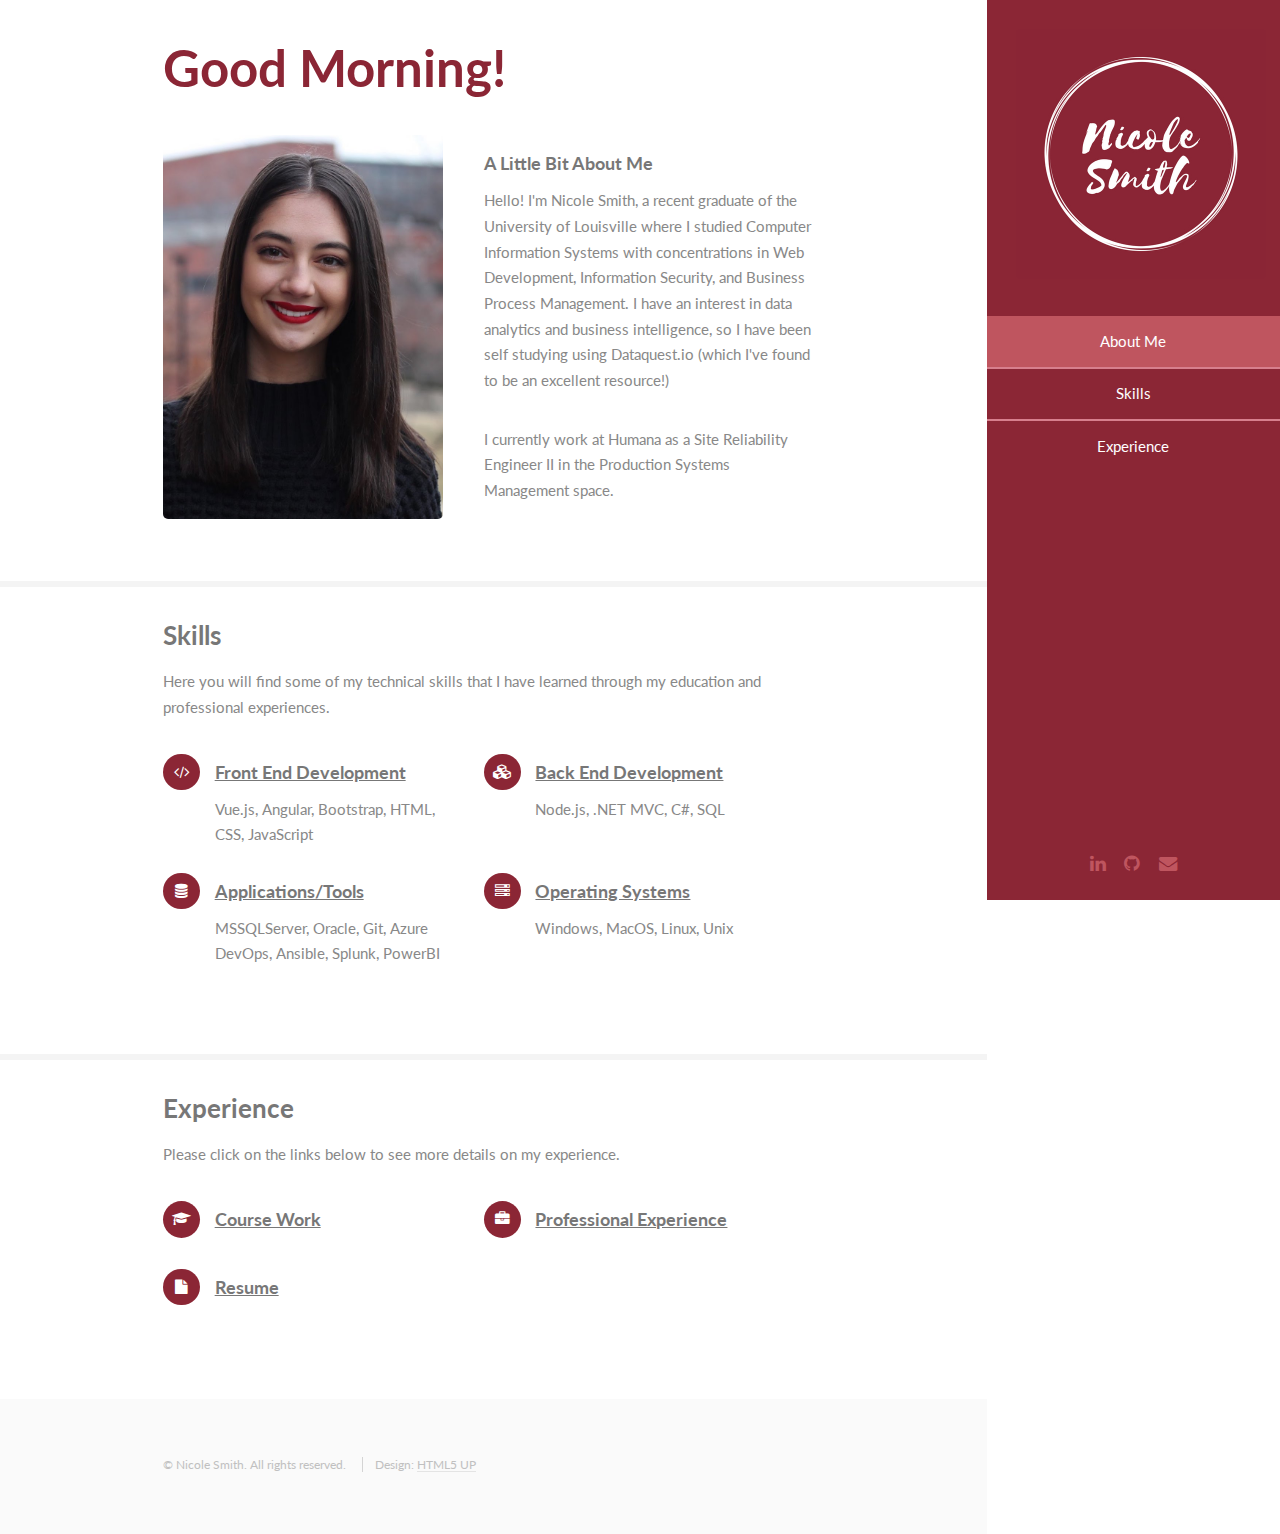
<file: index.html>
<!DOCTYPE html>
<html>
  <head>
    <title>Nicole Smith</title>
    <meta charset="utf-8" />
    <meta
      name="viewport"
      content="width=device-width, initial-scale=1, user-scalable=no"
    />
    <link rel="stylesheet" href="assets/css/main.css" />
    <link rel="icon" type="image/png" sizes="32x32" href="images/favicon.ico" />
  </head>

  <body class="is-preload">
    <!-- Header -->
    <section id="header">
      <header>
        <a href="index.html" class="image">
          <img class="image logo" src="images/NRSLogo.jpg" alt=""
        /></a>
      </header>
      <nav id="nav">
        <ul>
          <li><a href="#one" class="active">About Me</a></li>
          <li><a href="#two">Skills</a></li>
          <li><a href="#three">Experience</a></li>
        </ul>
      </nav>
      <footer>
        <ul class="icons">
          <li>
            <a
              href="https://www.linkedin.com/in/nicoleroyasmith/"
              target="_blank"
              class="icon fa-linkedin"
              ><span class="label">LinkedIn</span></a
            >
          </li>
          <li>
            <a
              href="https://github.com/nsmith677"
              target="_blank"
              class="icon fa-github"
              ><span class="label">Github</span></a
            >
          </li>
          <li>
            <a href="mailto:nicoleroyasmith@gmail.com" class="icon fa-envelope"
              ><span class="label">Email</span></a
            >
          </li>
        </ul>
      </footer>
    </section>

    <!-- Wrapper -->
    <div id="wrapper">
      <!-- Main -->
      <div id="main">
        <!-- One -->
        <section id="one">
          <div class="container">
            <header class="major">
              <h2 id="main-heading"></h2>
            </header>
            <div class="features">
              <article>
                <a href="#" class="image"
                  ><img src="images/headshot.JPG" alt=""
                /></a>
                <div class="inner">
                  <h4>A Little Bit About Me</h4>
                  <p>
                    Hello! I'm Nicole Smith, a recent graduate of the University
                    of Louisville where I studied Computer Information Systems
                    with concentrations in Web Development, Information
                    Security, and Business Process Management. I have an interest in data analytics and business intelligence, so I have been self studying using Dataquest.io (which I've found to be an excellent resource!)
                  </p>
                  <p>
                    I currently work at Humana as a Site Reliability Engineer II
                    in the Production Systems Management space.
                  </p>
                </div>
              </article>
            </div>
          </div>
        </section>

        <!-- Two -->
        <section id="two">
          <div class="container">
            <h3>Skills</h3>
            <p>
              Here you will find some of my technical skills that I have learned
              through my education and professional experiences.
            </p>
            <ul class="feature-icons">
              <li class="fa-code">
                <h4><u>Front End Development</u></h4>
                Vue.js, Angular, Bootstrap, HTML, CSS, JavaScript
              </li>
              <li class="fa-cubes">
                <h4><u>Back End Development</u></h4>
                Node.js, .NET MVC, C#, SQL
              </li>
              <li class="fa-database">
                <h4><u>Applications/Tools</u></h4>
                MSSQLServer, Oracle, Git, Azure DevOps, Ansible, Splunk, PowerBI
              </li>
              <li class="fa-server">
                <h4><u>Operating Systems</u></h4>
                Windows, MacOS, Linux, Unix
              </li>
            </ul>
          </div>
        </section>

        <!-- Three -->
        <section id="three">
          <div class="container">
			<h3>Experience</h3>
			<p> Please click on the links below to see more details on my experience.</p>
            <div class="features">
              <article>
                <div>
                  <ul class="feature-icons">
                    <li class="fa-graduation-cap">
                      <h4>
                        <a href="academics.html">
                          Course Work
                        </a>
                      </h4>
                    </li>
                    <li class="fa-briefcase">
                      <h4>
                        <a href="professional.html">
                          Professional Experience
                        </a>
                      </h4>
                    </li>
                    <li class="fa-file">
                      <h4>
						<a href="documents/NicoleRoyaSmith_Resume.pdf" target="_blank">
                          Resume
                        </a>
                      </h4>
                    </li>
                  </ul>
                </div>
              </article>
            </div>
          </div>
        </section>
      </div>

      <!-- Footer -->
      <section id="footer">
        <div class="container">
          <ul class="copyright">
            <li>&copy; Nicole Smith. All rights reserved.</li>
            <li>Design: <a href="http://html5up.net">HTML5 UP</a></li>
          </ul>
        </div>
      </section>
    </div>

    <!-- Scripts -->
    <script src="assets/js/jquery.min.js"></script>
    <script src="assets/js/jquery.scrollex.min.js"></script>
    <script src="assets/js/jquery.scrolly.min.js"></script>
    <script src="assets/js/browser.min.js"></script>
    <script src="assets/js/breakpoints.min.js"></script>
    <script src="assets/js/util.js"></script>
    <script src="assets/js/main.js"></script>

    <div id="titleBar">
      <a href="#header" class="toggle"></a
      ><span class="title"><a href="#">Nicole Smith</a></span>
    </div>
  </body>
</html>
</file>
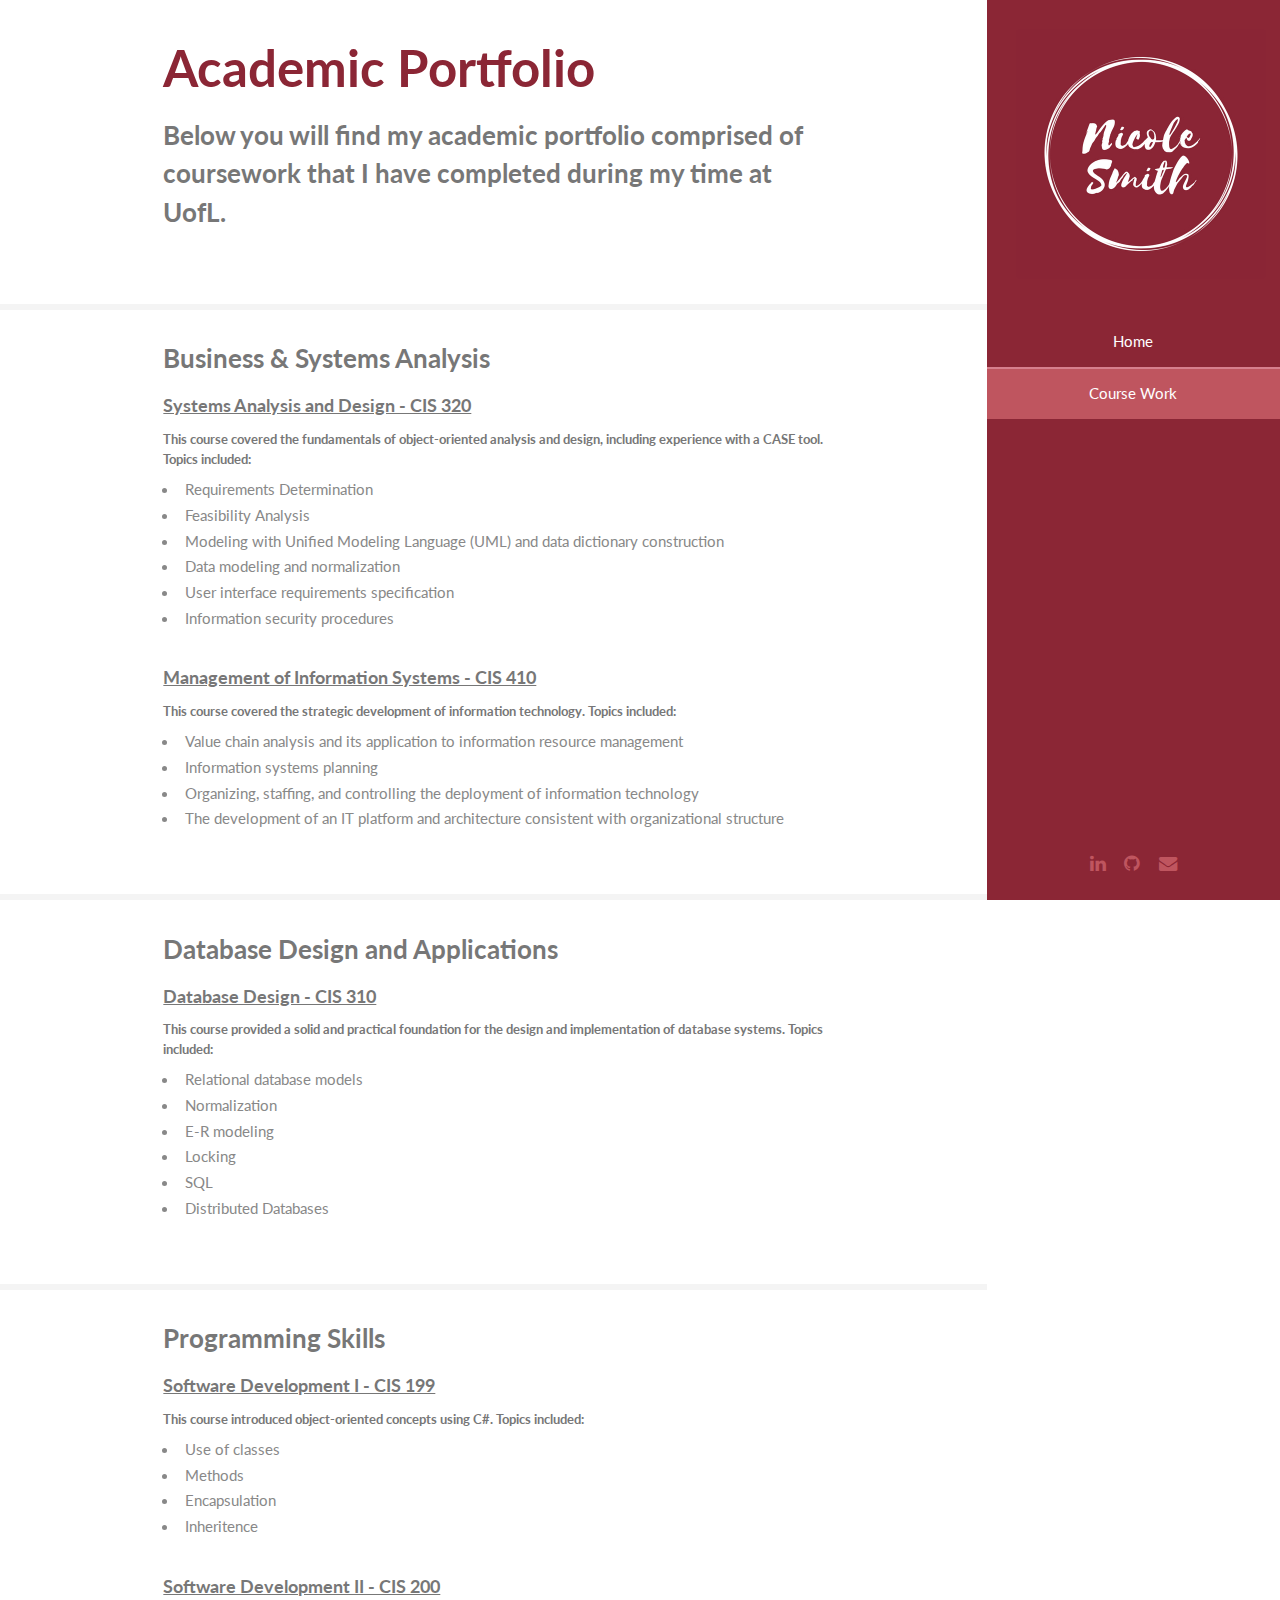
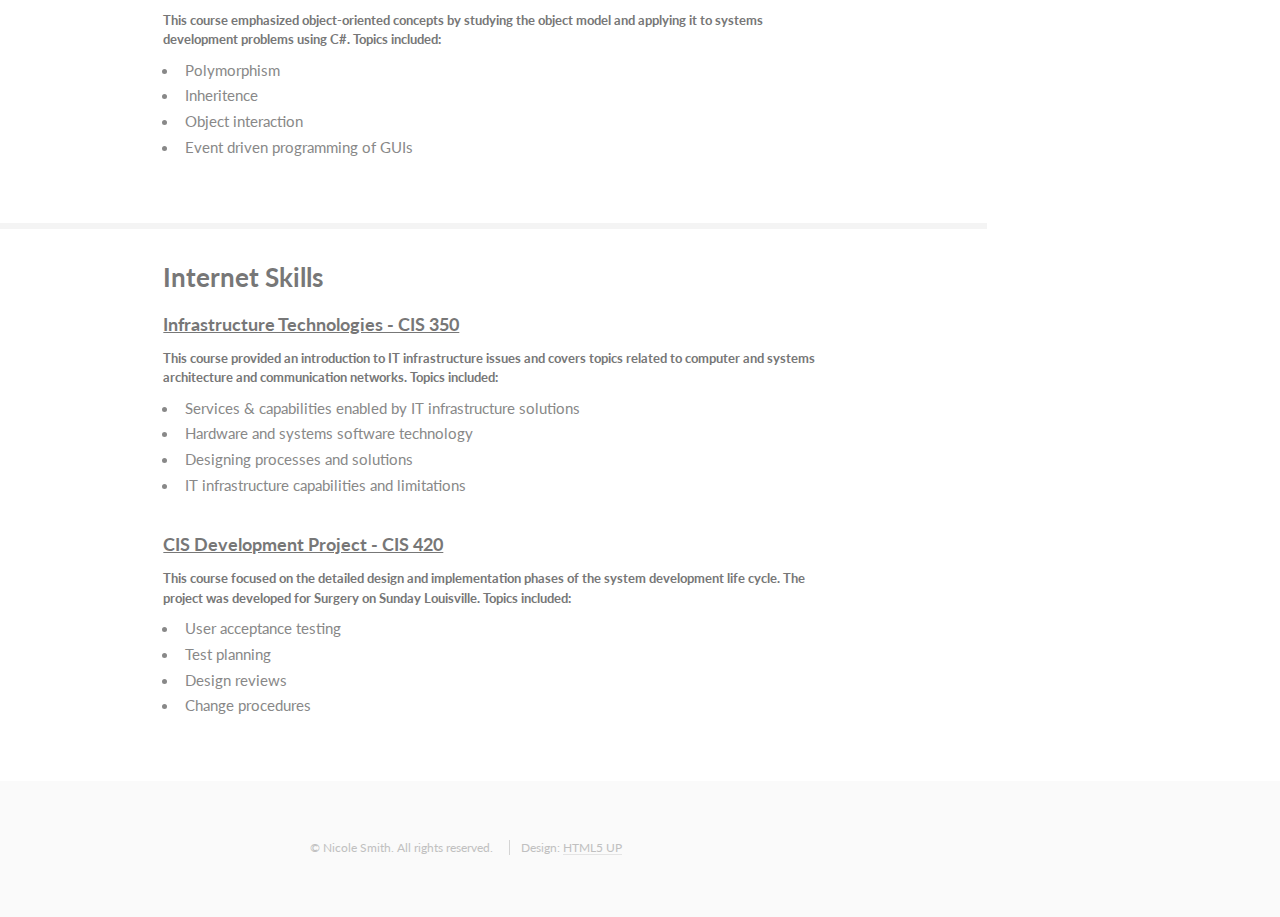
<file: academics.html>
<!DOCTYPE HTML>
<html>

<head>
    <title>Nicole Smith</title>
    <meta charset="utf-8" />
    <meta name="viewport" content="width=device-width, initial-scale=1, user-scalable=no" />
    <link rel="stylesheet" href="assets/css/main.css" />
    <link rel="icon" type="image/png" sizes="32x32" href="images/favicon.ico">
</head>

<body class="is-preload">

    <!-- Header -->
    <section id="header">
        <header>
            <a href="index.html" class="image"> <img class="image logo" src="images/NRSLogo.jpg" alt="" /></a>
        </header>
        <nav id="nav">
            <ul>
                <li><a href="index.html">Home</a></li>
                <li><a href="#ac" class="active">Course Work</a></li>
            </ul>
        </nav>
        <footer>
            <ul class="icons">
                <li><a href="https://www.linkedin.com/in/nicoleroyasmith/" target="_blank" class="icon fa-linkedin"><span
                            class="label">LinkedIn</span></a></li>
                <li><a href="https://github.com/nsmith677" target="_blank" class="icon fa-github"><span class="label">Github</span></a></li>
                <li><a href="mailto:nicoleroyasmith@gmail.com" class="icon fa-envelope"><span class="label">Email</span></a></li>
            </ul>
        </footer>
    </section>

    <!-- Wrapper -->
    <div id="wrapper">

        <!-- Main -->
        <div id="main">

            <!-- One -->
            <section id="ac">
                <div class="container">
                    <header class="major">
                        <h2 id="ac-heading">Academic Portfolio</h2>
                        <p>Below you will find my academic portfolio comprised of coursework that I have completed during
                            my time at UofL.</p>
                    </header>
                </div>
            </section>

            <!-- Three -->
            <section id="ac1">
                <div class="container">
                    <div class="inner">
                        <h3>Business & Systems Analysis</h3>
                        <h4>
                            <a href="https://github.com/nsmith677/CIS320" target="_blank">Systems Analysis and Design - CIS
                                320
                            </a>
                        </h4>
                        <h5>
                            This course covered the fundamentals of object-oriented analysis and design, including experience with a CASE tool. Topics
                            included:
                        </h5>
                        <ul>
                            <li>
                                Requirements Determination
                            </li>
                            <li>
                                Feasibility Analysis
                            </li>
                            <li>
                                Modeling with Unified Modeling Language (UML) and data dictionary construction
                            </li>
                            <li>
                                Data modeling and normalization
                            </li>
                            <li>
                                User interface requirements specification
                            </li>
                            <li>
                                Information security procedures
                            </li>
                        </ul>
                        <h4>
                            <a href="https://github.com/nsmith677/CIS410" target="_blank">Management of Information Systems
                                - CIS 410
                            </a>
                        </h4>
                        <h5>
                            This course covered the strategic development of information technology. Topics included:
                        </h5>
                        <ul>
                            <li>
                                Value chain analysis and its application to information resource management
                            </li>
                            <li>
                                Information systems planning
                            </li>
                            <li>
                                Organizing, staffing, and controlling the deployment of information technology
                            </li>
                            <li>
                                The development of an IT platform and architecture consistent with organizational structure
                            </li>
                        </ul>

                    </div>
                </div>
            </section>

            <section id="ac2">
                <div class="container">
                    <div class="inner">
                        <h3>
                            Database Design and Applications
                        </h3>
                        <h4>
                            <a href="https://github.com/nsmith677/CIS310" target="_blank">Database Design - CIS 310
                            </a>
                        </h4>
                        <h5>
                            This course provided a solid and practical foundation for the design and implementation of database systems. Topics included:
                        </h5>
                        <ul>
                            <li>
                                Relational database models
                            </li>
                            <li>
                                Normalization
                            </li>
                            <li>
                                E-R modeling
                            </li>
                            <li>
                                Locking
                            </li>
                            <li>
                                SQL
                            </li>
                            <li>
                                Distributed Databases
                            </li>
                        </ul>
                    </div>
                </div>
            </section>

            <section id="ac3">
                <div class="container">
                    <div class="inner">
                        <h3>
                            Programming Skills
                        </h3>
                        <h4>
                            <a href="https://github.com/nsmith677/CIS199" target="_blank">Software Development I - CIS 199
                            </a>
                        </h4>
                        <h5>
                            This course introduced object-oriented concepts using C#. Topics included:
                        </h5>
                        <ul>
                            <li>
                                Use of classes
                            </li>
                            <li>
                                Methods
                            </li>
                            <li>
                                Encapsulation
                            </li>
                            <li>
                                Inheritence
                            </li>
                        </ul>
                        <h4>
                            <a href="https://github.com/nsmith677/CIS200" target="_blank">Software Development II - CIS 200
                            </a>
                        </h4>
                        <h5>
                            This course emphasized object-oriented concepts by studying the object model and applying it to systems development problems
                            using C#. Topics included:
                        </h5>
                        <ul>
                            <li>
                                Polymorphism
                            </li>
                            <li>
                                Inheritence
                            </li>
                            <li>
                                Object interaction
                            </li>
                            <li>
                                Event driven programming of GUIs
                            </li>
                        </ul>
                    </div>
                </div>
            </section>

            <section id="ac4">
                <div class="container">
                    <div class="inner">
                        <h3>
                            Internet Skills
                        </h3>
                        <h4>
                            <a href="https://github.com/nsmith677/CIS350" target="_blank">Infrastructure Technologies - CIS
                                350
                            </a>
                        </h4>
                        <h5>
                            This course provided an introduction to IT infrastructure issues and covers topics related to computer and systems architecture
                            and communication networks. Topics included:
                        </h5>
                        <ul>
                            <li>
                                Services & capabilities enabled by IT infrastructure solutions
                            </li>
                            <li>
                                Hardware and systems software technology
                            </li>
                            <li>
                                Designing processes and solutions
                            </li>
                            <li>
                                IT infrastructure capabilities and limitations
                            </li>
                        </ul>
                        <h4>
                            <a href="https://github.com/nsmith677/SOS" target="_blank">CIS Development Project - CIS 420
                            </a>
                        </h4>
                        <h5>
                            This course focused on the detailed design and implementation phases of the system development life cycle. The project was
                            developed for Surgery on Sunday Louisville. Topics included:
                        </h5>
                        <ul>
                            <li>
                                User acceptance testing
                            </li>
                            <li>
                                Test planning
                            </li>
                            <li>
                                Design reviews
                            </li>
                            <li>
                                Change procedures
                            </li>
                        </ul>
                    </div>
                </div>
        </div>
        </section>


    </div>
    <!-- Footer -->
    <section id="footer">
        <div class="container">
            <ul class="copyright">
                <li>&copy; Nicole Smith. All rights reserved.</li>
                <li>Design: <a href="http://html5up.net">HTML5 UP</a></li>
            </ul>
        </div>
    </section>

    </div>

    <!-- Scripts -->
    <script src="assets/js/jquery.min.js"></script>
    <script src="assets/js/jquery.scrollex.min.js"></script>
    <script src="assets/js/jquery.scrolly.min.js"></script>
    <script src="assets/js/browser.min.js"></script>
    <script src="assets/js/breakpoints.min.js"></script>
    <script src="assets/js/util.js"></script>
    <script src="assets/js/main.js"></script>

    <div id="titleBar"><a href="#header" class="toggle"></a><span class="title"><a href="#">Nicole Smith</a></span></div>

</body>

</html>
</file>
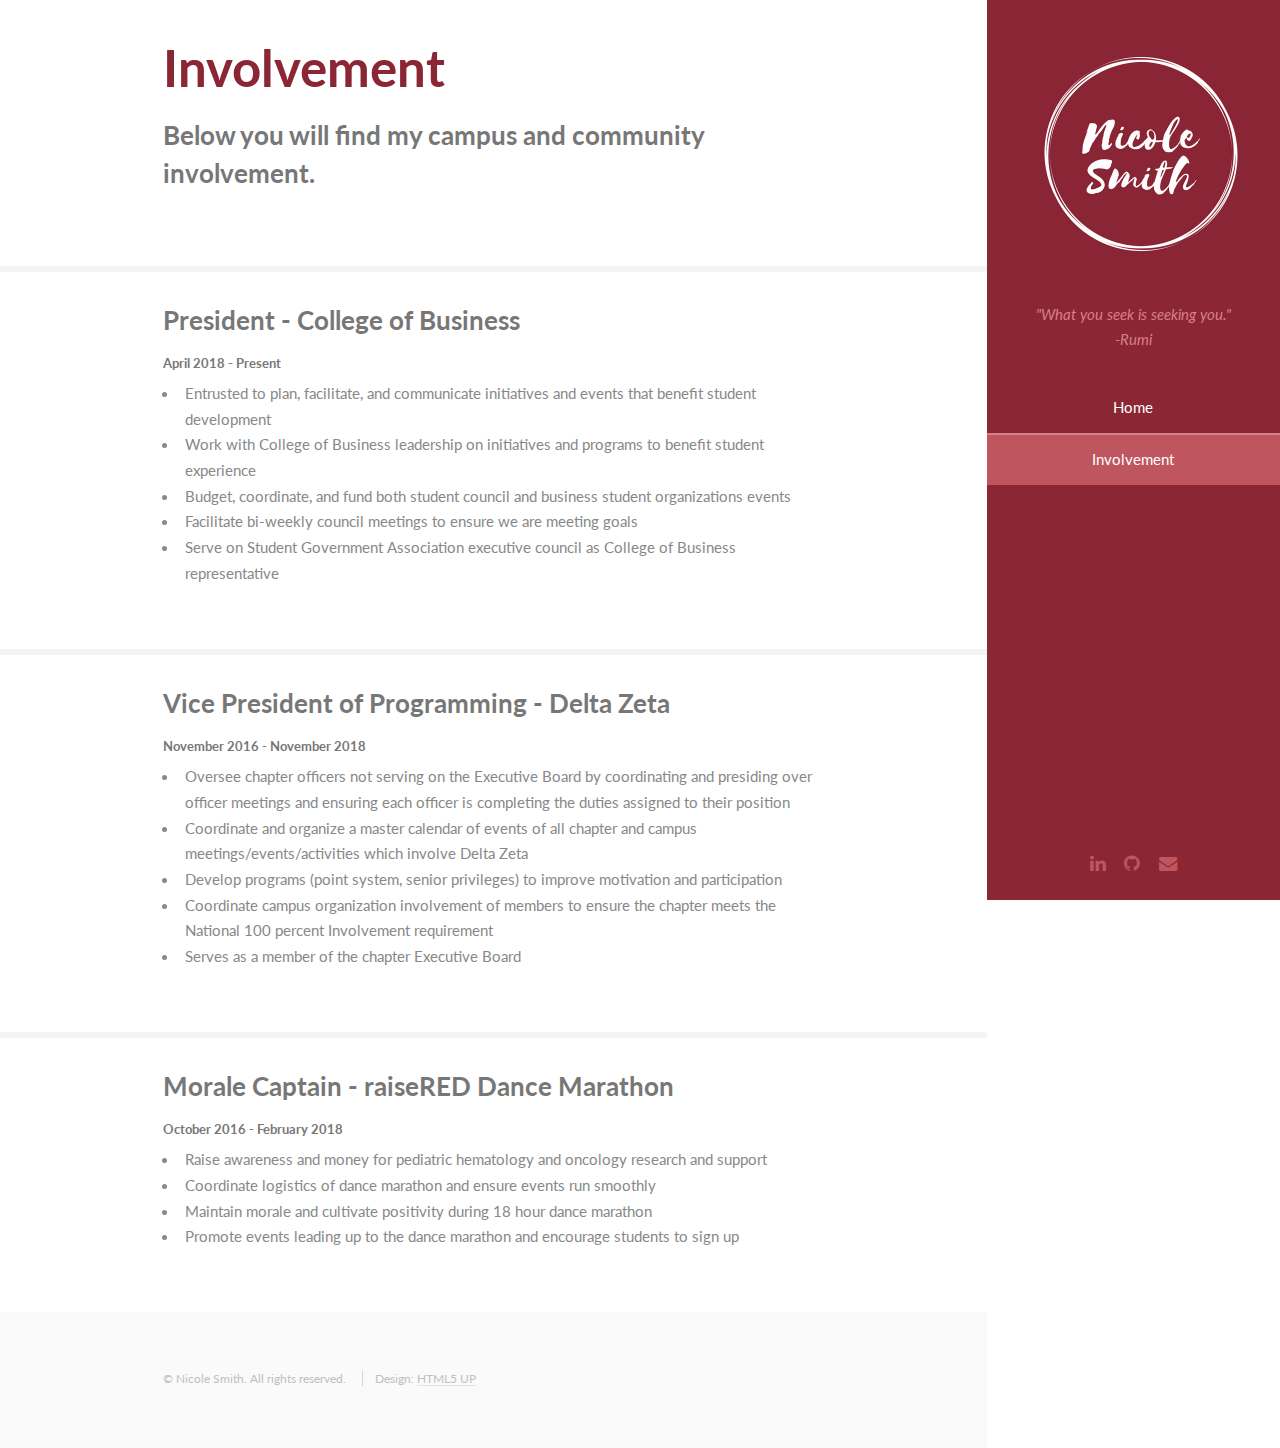
<file: involvement.html>
<!DOCTYPE HTML>
<html>

<head>
    <title>Nicole Smith</title>
    <meta charset="utf-8" />
    <meta name="viewport" content="width=device-width, initial-scale=1, user-scalable=no" />
    <link rel="stylesheet" href="assets/css/main.css" />
    <link rel="icon" type="image/png" sizes="32x32" href="images/favicon.ico">
</head>

<body class="is-preload">

    <!-- Header -->
    <section id="header">
        <header>
            <a href="index.html" class="image"> <img class="image logo" src="images/NRSLogo.jpg" alt="" /></a>
            <p>
                "What you seek is seeking you." <br/> -Rumi
            </p>
        </header>
        <nav id="nav">
            <ul>
                <li><a href="index.html">Home</a></li>
                <li><a href="#prof" class="active">Involvement</a></li>
            </ul>
        </nav>
        <footer>
            <ul class="icons">
                <li><a href="https://www.linkedin.com/in/nicoleroyasmith/" target="_blank" class="icon fa-linkedin"><span
                            class="label">LinkedIn</span></a></li>
                <li><a href="https://github.com/nsmith677" target="_blank" class="icon fa-github"><span class="label">Github</span></a></li>
                <li><a href="mailto:nicoleroyasmith@gmail.com" class="icon fa-envelope"><span class="label">Email</span></a></li>
            </ul>
        </footer>
    </section>

    <!-- Wrapper -->
    <div id="wrapper">

        <!-- Main -->
        <div id="main">

            <!-- One -->
            <section id="prof">
                <div class="container">
                    <header class="major">
                        <h2 id="prof-heading">Involvement</h2>
                        <p>Below you will find my campus and community involvement.</p>
                    </header>
                </div>
            </section>

            <!-- Three -->
            <section id="prof1">
                <div class="container">
                    <div class="inner">
                        <h3>
                            President - College of Business
                        </h3>
                        <h5>April 2018 - Present</h5>
                        <div>
                            <ul type="disc">
                                <li>
                                    Entrusted to plan, facilitate, and communicate initiatives and events that benefit student development
                                </li>
                                <li>
                                    Work with College of Business leadership on initiatives and programs to benefit student experience
                                </li>
                                <li>
                                    Budget, coordinate, and fund both student council and business student organizations events
                                </li>
                                <li>
                                    Facilitate bi-weekly council meetings to ensure we are meeting goals
                                </li>
                                <li>
                                    Serve on Student Government Association executive council as College of Business representative
                                </li>
                            </ul>
                        </div>
                    </div>
                </div>
            </section>

            <section id="prof2">
                <div class="container">
                    <div class="inner">
                        <h3>
                            Vice President of Programming - Delta Zeta
                        </h3>
                        <h5>November 2016 - November 2018</h5>
                        <div>
                            <ul type="disc">
                                <li>
                                    Oversee chapter officers not serving on the Executive Board by coordinating and presiding over officer meetings and ensuring each officer is completing the duties assigned to their position
                                </li>
                                <li>
                                    Coordinate and organize a master calendar of events of all chapter and campus meetings/events/activities which involve Delta Zeta 
                                </li>
                                <li>
                                    Develop programs (point system, senior privileges) to improve motivation and participation
                                </li>
                                <li>
                                    Coordinate campus organization involvement of members to ensure the chapter meets the National 100 percent Involvement requirement
                                </li>
                                <li>
                                    Serves as a member of the chapter Executive Board
                                </li>
                            </ul>
                        </div>
                    </div>
                </div>
            </section>

            <section id="prof3">
                <div class="container">
                    <div class="inner">
                        <h3>
                            Morale Captain - raiseRED Dance Marathon
                        </h3>
                        <h5>October 2016 - February 2018</h5>
                        <div>
                                <ul type="disc">
                                    <li>
                                        Raise awareness and money for pediatric hematology and oncology research and support
                                    </li>
                                    <li>
                                        Coordinate logistics of dance marathon and ensure events run smoothly
                                    </li>
                                    <li>
                                        Maintain morale and cultivate positivity during 18 hour dance marathon 
                                    </li>
                                    <li>
                                        Promote events leading up to the dance marathon and encourage students to sign up
                                    </li>
                                </ul>
                            </div>
                    </div>
                </div>
            </section>

        </div>
        <!-- Footer -->
        <section id="footer">
            <div class="container">
                <ul class="copyright">
                    <li>&copy; Nicole Smith. All rights reserved.</li>
                    <li>Design: <a href="http://html5up.net">HTML5 UP</a></li>
                </ul>
            </div>
        </section>

    </div>

    <!-- Scripts -->
    <script src="assets/js/jquery.min.js"></script>
    <script src="assets/js/jquery.scrollex.min.js"></script>
    <script src="assets/js/jquery.scrolly.min.js"></script>
    <script src="assets/js/browser.min.js"></script>
    <script src="assets/js/breakpoints.min.js"></script>
    <script src="assets/js/util.js"></script>
    <script src="assets/js/main.js"></script>

    <div id="titleBar"><a href="#header" class="toggle"></a><span class="title"><a href="#">Nicole Smith</a></span></div>

</body>

</html>
</file>
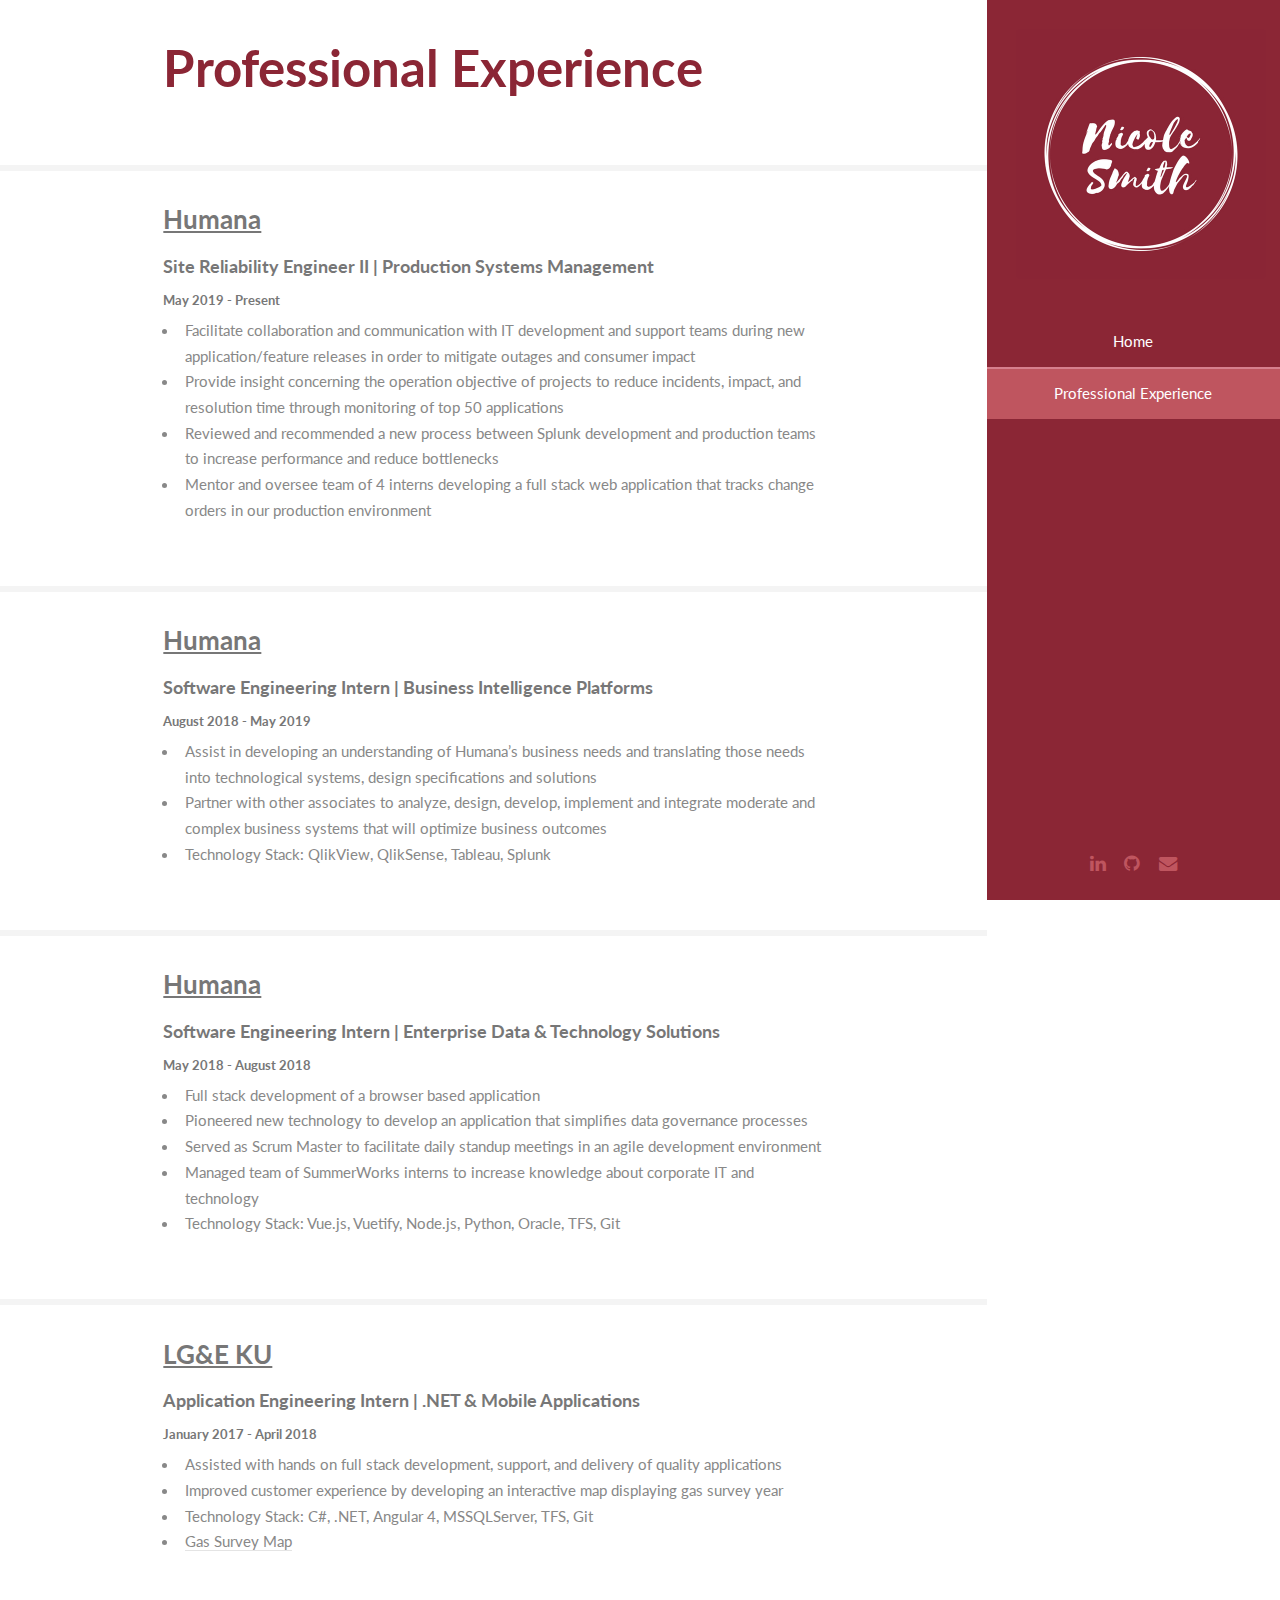
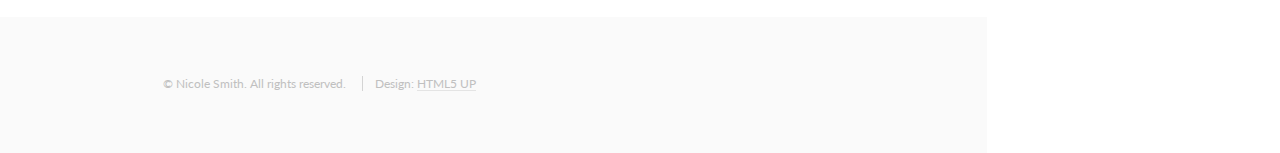
<file: professional.html>
<!DOCTYPE HTML>
<html>

<head>
    <title>Nicole Smith</title>
    <meta charset="utf-8" />
    <meta name="viewport" content="width=device-width, initial-scale=1, user-scalable=no" />
    <link rel="stylesheet" href="assets/css/main.css" />
    <link rel="icon" type="image/png" sizes="32x32" href="images/favicon.ico">
</head>

<body class="is-preload">

    <!-- Header -->
    <section id="header">
        <header>
            <a href="index.html" class="image"> <img class="image logo" src="images/NRSLogo.jpg" alt="" /></a>
        </header>
        <nav id="nav">
            <ul>
                <li><a href="index.html">Home</a></li>
                <li><a href="#prof" class="active">Professional Experience</a></li>
            </ul>
        </nav>
        <footer>
            <ul class="icons">
                <li><a href="https://www.linkedin.com/in/nicoleroyasmith/" target="_blank" class="icon fa-linkedin"><span class="label">LinkedIn</span></a></li>
                <li><a href="https://github.com/nsmith677" target="_blank" class="icon fa-github"><span class="label">Github</span></a></li>
                <li><a href="mailto:nicoleroyasmith@gmail.com" class="icon fa-envelope"><span class="label">Email</span></a></li>
            </ul>
        </footer>
    </section>

    <!-- Wrapper -->
    <div id="wrapper">

        <!-- Main -->
        <div id="main">

            <!-- One -->
            <section id="prof">
                <div class="container">
                    <header class="major">
                        <h2 id="prof-heading">Professional Experience</h2>
                    </header>
                </div>
            </section>

            <!-- Three -->
            <section id="prof1">
                <div class="container">
                    <div class="inner">
                        <h3>
                            <a href="https://www.humana.com" target="_blank">Humana</a>
                        </h3>
                        <h4>Site Reliability Engineer II | Production Systems Management</h4>
                        <h5>May 2019 - Present</h5>
                        <div>
                            <ul type="disc">
                                <li>
                                    Facilitate collaboration and communication with IT development and support teams during new application/feature releases in order to mitigate outages and consumer impact
                                </li>
                                <li>
                                    Provide insight concerning the operation objective of projects to reduce incidents, impact, and resolution time through monitoring of top 50 applications
                                </li>
                                <li>
                                    Reviewed and recommended a new process between Splunk development and production teams to increase performance and reduce bottlenecks
                                </li>
                                <li>
                                    Mentor and oversee team of 4 interns developing a full stack web application that tracks change orders in our production environment
                                </li>
                            </ul>
                        </div>
                    </div>
                </div>
            </section>

            <!-- Three -->
            <section id="prof2">
                <div class="container">
                    <div class="inner">
                        <h3>
                            <a href="https://www.humana.com" target="_blank">Humana</a>
                        </h3>
                        <h4>Software Engineering Intern | Business Intelligence Platforms</h4>
                        <h5>August 2018 - May 2019</h5>
                        <div>
                            <ul type="disc">
                                <li>
                                    Assist in developing an understanding of Humana’s business needs and translating those needs into technological systems, design specifications and solutions
                                </li>
                                <li>
                                    Partner with other associates to analyze, design, develop, implement and integrate moderate and complex business systems that will optimize business outcomes                               </li>
                                <li>
                                    Technology Stack: QlikView, QlikSense, Tableau, Splunk
                                </li>
                            </ul>
                        </div>
                    </div>
                </div>
            </section>

            <section id="prof3">
                <div class="container">
                    <div class="inner">
                        <h3>
                            <a href="https://www.humana.com" target="_blank">Humana</a>
                        </h3>
                        <h4>Software Engineering Intern | Enterprise Data & Technology Solutions</h4>
                        <h5>May 2018 - August 2018</h5>
                        <div>
                            <ul type="disc">
                                <li>
                                    Full stack development of a browser based application
                                </li>
                                <li>
                                    Pioneered new technology to develop an application that simplifies data governance processes
                                </li>
                                <li>
                                    Served as Scrum Master to facilitate daily standup meetings in an agile development environment
                                </li>
                                <li>
                                    Managed team of SummerWorks interns to increase knowledge about corporate IT and technology
                                </li>
                                <li>
                                    Technology Stack: Vue.js, Vuetify, Node.js, Python, Oracle, TFS, Git
                                </li>
                            </ul>
                        </div>
                    </div>
                </div>
            </section>

            <section id="prof4">
                    <div class="container">
                        <div class="inner">
                            <h3>
                                <a href="https://www.lge-ku.com" target="_blank">LG&E KU</a>
                            </h3>
                            <h4>Application Engineering Intern | .NET & Mobile Applications</h4>
                            <h5>January 2017 - April 2018</h5>
                            <div>
                                <ul type="disc">
                                    <li>
                                        Assisted with hands on full stack development, support, and delivery of quality applications
                                    </li>
                                    <li>
                                        Improved customer experience by developing an interactive map displaying gas survey year 
                                    </li>
                                    <li>
                                        Technology Stack: C#, .NET, Angular 4, MSSQLServer, TFS, Git
                                    </li>
                                    <li>
                                        <a href="https://lge-ku.com/safety/gas/survey" target="_blank">Gas Survey Map</a>
                                    </li>
                                </ul>
                            </div>
                        </div>
                    </div>
                </section>
    
    
        </div>
		<!-- Footer -->
		<section id="footer">
                <div class="container">
                    <ul class="copyright">
                        <li>&copy; Nicole Smith. All rights reserved.</li>
                        <li>Design: <a href="http://html5up.net">HTML5 UP</a></li>
                    </ul>
                </div>
            </section>
    
    </div>

    <!-- Scripts -->
    <script src="assets/js/jquery.min.js"></script>
    <script src="assets/js/jquery.scrollex.min.js"></script>
    <script src="assets/js/jquery.scrolly.min.js"></script>
    <script src="assets/js/browser.min.js"></script>
    <script src="assets/js/breakpoints.min.js"></script>
    <script src="assets/js/util.js"></script>
    <script src="assets/js/main.js"></script>

    <div id="titleBar"><a href="#header" class="toggle"></a><span class="title"><a href="#">Nicole Smith</a></span></div>

</body>

</html>
</file>
<file: assets/css/main.css>
@import url("font-awesome.min.css");
@import url("https://fonts.googleapis.com/css?family=Lato:400,400italic,700,700italic|Source+Code+Pro:400");
/*
Color Scheme
PLight1 - #D77F8D
PLight2 - #AD4858
Primary - #8B2636
PDark1 - #640B19
PDark2 - #3F000A
*/

html, body, div, span, applet, object, iframe, h1, h2, h3, h4, h5, h6, p, blockquote, pre, a, abbr, acronym, address, big, cite, code, del, dfn, em, img, ins, kbd, q, s, samp, small, strike, strong, sub, sup, tt, var, b, u, i, center, dl, dt, dd, ol, ul, li, fieldset, form, label, legend, table, caption, tbody, tfoot, thead, tr, th, td, article, aside, canvas, details, embed, figure, figcaption, footer, header, hgroup, menu, nav, output, ruby, section, summary, time, mark, audio, video {
	margin: 0;
	padding: 0;
	border: 0;
	font-size: 100%;
	font: inherit;
	vertical-align: baseline;
}

article, aside, details, figcaption, figure, footer, header, hgroup, menu, nav, section {
	display: block;
}

body {
	line-height: 1;
}

ol, ul {
	list-style: none;
}

blockquote, q {
	quotes: none;
}

blockquote:before, blockquote:after, q:before, q:after {
	content: '';
	content: none;
}

table {
	border-collapse: collapse;
	border-spacing: 0;
}

body {
	-webkit-text-size-adjust: none;
}

mark {
	background-color: transparent;
	color: inherit;
}

input::-moz-focus-inner {
	border: 0;
	padding: 0;
}

input, select, textarea {
	-moz-appearance: none;
	-webkit-appearance: none;
	-ms-appearance: none;
	appearance: none;
}

/* Basic */

html {
	box-sizing: border-box;
}

*, *:before, *:after {
	box-sizing: inherit;
}

body {
	background: #fff;
}

body.is-preload *, body.is-preload *:before, body.is-preload *:after {
	-moz-animation: none !important;
	-webkit-animation: none !important;
	-ms-animation: none !important;
	animation: none !important;
	-moz-transition: none !important;
	-webkit-transition: none !important;
	-ms-transition: none !important;
	transition: none !important;
}

body, input, select, textarea {
	color: #888;
	font-family: "Lato", sans-serif;
	font-size: 16pt;
	font-weight: 400;
	line-height: 1.75em;
}

a {
	-moz-transition: color 0.2s ease-in-out, border-color 0.2s ease-in-out;
	-webkit-transition: color 0.2s ease-in-out, border-color 0.2s ease-in-out;
	-ms-transition: color 0.2s ease-in-out, border-color 0.2s ease-in-out;
	transition: color 0.2s ease-in-out, border-color 0.2s ease-in-out;
	border-bottom: solid 1px #e4e4e4;
	color: inherit;
	text-decoration: none;
}

a:hover {
	border-bottom-color: transparent;
	color: #8B2635 !important;
}

strong, b {
	color: #777;
	font-weight: 700;
}

em, i {
	font-style: italic;
}

p {
	margin: 0 0 2.25em 0;
}

h1, h2, h3, h4, h5, h6 {
	color: #777;
	font-weight: 700;
	line-height: 1em;
	margin: 0 0 0.5625em 0;
}

h1 a, h2 a, h3 a, h4 a, h5 a, h6 a {
	border: 0;
	color: inherit;
	text-decoration: underline;
}

h2 {
	font-size: 2em;
	line-height: 1.5em;
}

h3 {
	font-size: 1.75em;
	line-height: 1.5em;
}

h4 {
	font-size: 1.25em;
	line-height: 1.5em;
}

h5 {
	font-size: 0.9em;
	line-height: 1.5em;
}

h6 {
	font-size: 0.7em;
	line-height: 1.5em;
}

sub {
	font-size: 0.8em;
	position: relative;
	top: 0.5em;
}

sup {
	font-size: 0.8em;
	position: relative;
	top: -0.5em;
}

hr {
	border: 0;
	border-bottom: solid 2px #f4f4f4;
	margin: 2.25em 0;
}

hr.major {
	margin: 3.375em 0;
}

blockquote {
	border-left: solid 8px #e4e4e4;
	font-style: italic;
	margin: 0 0 2.25em 0;
	padding: 0.5em 0 0.5em 2em;
}

code {
	background: #555;
	border-radius: 5px;
	color: #fff;
	font-family: "Source Code Pro", monospace;
	font-size: 0.9em;
	margin: 0 0.25em;
	padding: 0.25em 0.65em;
}

pre {
	font-family: "Source Code Pro", monospace;
	font-size: 0.9em;
	margin: 0 0 2.25em 0;
}

pre code {
	-webkit-overflow-scrolling: touch;
	display: block;
	line-height: 1.5em;
	overflow-x: auto;
	padding: 1em 1.5em;
}

.align-left {
	text-align: left;
}

.align-center {
	text-align: center;
}

.align-right {
	text-align: right;
}

/* Row */

.row {
	display: flex;
	flex-wrap: wrap;
	box-sizing: border-box;
	align-items: stretch;
}

.row>* {
	box-sizing: border-box;
}

.row.gtr-uniform>*> :last-child {
	margin-bottom: 0;
}

.row.aln-left {
	justify-content: flex-start;
}

.row.aln-center {
	justify-content: center;
}

.row.aln-right {
	justify-content: flex-end;
}

.row.aln-top {
	align-items: flex-start;
}

.row.aln-middle {
	align-items: center;
}

.row.aln-bottom {
	align-items: flex-end;
}

.row>.imp {
	order: -1;
}

.row>.col-1 {
	width: 8.3333333333%;
}

.row>.off-1 {
	margin-left: 8.3333333333%;
}

.row>.col-2 {
	width: 16.6666666667%;
}

.row>.off-2 {
	margin-left: 16.6666666667%;
}

.row>.col-3 {
	width: 25%;
}

.row>.off-3 {
	margin-left: 25%;
}

.row>.col-4 {
	width: 33.3333333333%;
}

.row>.off-4 {
	margin-left: 33.3333333333%;
}

.row>.col-5 {
	width: 41.6666666667%;
}

.row>.off-5 {
	margin-left: 41.6666666667%;
}

.row>.col-6 {
	width: 50%;
}

.row>.off-6 {
	margin-left: 50%;
}

.row>.col-7 {
	width: 58.3333333333%;
}

.row>.off-7 {
	margin-left: 58.3333333333%;
}

.row>.col-8 {
	width: 66.6666666667%;
}

.row>.off-8 {
	margin-left: 66.6666666667%;
}

.row>.col-9 {
	width: 75%;
}

.row>.off-9 {
	margin-left: 75%;
}

.row>.col-10 {
	width: 83.3333333333%;
}

.row>.off-10 {
	margin-left: 83.3333333333%;
}

.row>.col-11 {
	width: 91.6666666667%;
}

.row>.off-11 {
	margin-left: 91.6666666667%;
}

.row>.col-12 {
	width: 100%;
}

.row>.off-12 {
	margin-left: 100%;
}

.row.gtr-0 {
	margin-top: 0;
	margin-left: 0em;
}

.row.gtr-0>* {
	padding: 0 0 0 0em;
}

.row.gtr-0.gtr-uniform {
	margin-top: 0em;
}

.row.gtr-0.gtr-uniform>* {
	padding-top: 0em;
}

.row.gtr-25 {
	margin-top: 0;
	margin-left: -0.5em;
}

.row.gtr-25>* {
	padding: 0 0 0 0.5em;
}

.row.gtr-25.gtr-uniform {
	margin-top: -0.5em;
}

.row.gtr-25.gtr-uniform>* {
	padding-top: 0.5em;
}

.row.gtr-50 {
	margin-top: 0;
	margin-left: -1em;
}

.row.gtr-50>* {
	padding: 0 0 0 1em;
}

.row.gtr-50.gtr-uniform {
	margin-top: -1em;
}

.row.gtr-50.gtr-uniform>* {
	padding-top: 1em;
}

.row {
	margin-top: 0;
	margin-left: -2em;
}

.row>* {
	padding: 0 0 0 2em;
}

.row.gtr-uniform {
	margin-top: -2em;
}

.row.gtr-uniform>* {
	padding-top: 2em;
}

.row.gtr-150 {
	margin-top: 0;
	margin-left: -3em;
}

.row.gtr-150>* {
	padding: 0 0 0 3em;
}

.row.gtr-150.gtr-uniform {
	margin-top: -3em;
}

.row.gtr-150.gtr-uniform>* {
	padding-top: 3em;
}

.row.gtr-200 {
	margin-top: 0;
	margin-left: -4em;
}

.row.gtr-200>* {
	padding: 0 0 0 4em;
}

.row.gtr-200.gtr-uniform {
	margin-top: -4em;
}

.row.gtr-200.gtr-uniform>* {
	padding-top: 4em;
}

@media screen and (max-width: 1680px) {
	.row {
		display: flex;
		flex-wrap: wrap;
		box-sizing: border-box;
		align-items: stretch;
	}
	.row>* {
		box-sizing: border-box;
	}
	.row.gtr-uniform>*> :last-child {
		margin-bottom: 0;
	}
	.row.aln-left {
		justify-content: flex-start;
	}
	.row.aln-center {
		justify-content: center;
	}
	.row.aln-right {
		justify-content: flex-end;
	}
	.row.aln-top {
		align-items: flex-start;
	}
	.row.aln-middle {
		align-items: center;
	}
	.row.aln-bottom {
		align-items: flex-end;
	}
	.row>.imp-xlarge {
		order: -1;
	}
	.row>.col-1-xlarge {
		width: 8.3333333333%;
	}
	.row>.off-1-xlarge {
		margin-left: 8.3333333333%;
	}
	.row>.col-2-xlarge {
		width: 16.6666666667%;
	}
	.row>.off-2-xlarge {
		margin-left: 16.6666666667%;
	}
	.row>.col-3-xlarge {
		width: 25%;
	}
	.row>.off-3-xlarge {
		margin-left: 25%;
	}
	.row>.col-4-xlarge {
		width: 33.3333333333%;
	}
	.row>.off-4-xlarge {
		margin-left: 33.3333333333%;
	}
	.row>.col-5-xlarge {
		width: 41.6666666667%;
	}
	.row>.off-5-xlarge {
		margin-left: 41.6666666667%;
	}
	.row>.col-6-xlarge {
		width: 50%;
	}
	.row>.off-6-xlarge {
		margin-left: 50%;
	}
	.row>.col-7-xlarge {
		width: 58.3333333333%;
	}
	.row>.off-7-xlarge {
		margin-left: 58.3333333333%;
	}
	.row>.col-8-xlarge {
		width: 66.6666666667%;
	}
	.row>.off-8-xlarge {
		margin-left: 66.6666666667%;
	}
	.row>.col-9-xlarge {
		width: 75%;
	}
	.row>.off-9-xlarge {
		margin-left: 75%;
	}
	.row>.col-10-xlarge {
		width: 83.3333333333%;
	}
	.row>.off-10-xlarge {
		margin-left: 83.3333333333%;
	}
	.row>.col-11-xlarge {
		width: 91.6666666667%;
	}
	.row>.off-11-xlarge {
		margin-left: 91.6666666667%;
	}
	.row>.col-12-xlarge {
		width: 100%;
	}
	.row>.off-12-xlarge {
		margin-left: 100%;
	}
	.row.gtr-0 {
		margin-top: 0;
		margin-left: 0em;
	}
	.row.gtr-0>* {
		padding: 0 0 0 0em;
	}
	.row.gtr-0.gtr-uniform {
		margin-top: 0em;
	}
	.row.gtr-0.gtr-uniform>* {
		padding-top: 0em;
	}
	.row.gtr-25 {
		margin-top: 0;
		margin-left: -0.5em;
	}
	.row.gtr-25>* {
		padding: 0 0 0 0.5em;
	}
	.row.gtr-25.gtr-uniform {
		margin-top: -0.5em;
	}
	.row.gtr-25.gtr-uniform>* {
		padding-top: 0.5em;
	}
	.row.gtr-50 {
		margin-top: 0;
		margin-left: -1em;
	}
	.row.gtr-50>* {
		padding: 0 0 0 1em;
	}
	.row.gtr-50.gtr-uniform {
		margin-top: -1em;
	}
	.row.gtr-50.gtr-uniform>* {
		padding-top: 1em;
	}
	.row {
		margin-top: 0;
		margin-left: -2em;
	}
	.row>* {
		padding: 0 0 0 2em;
	}
	.row.gtr-uniform {
		margin-top: -2em;
	}
	.row.gtr-uniform>* {
		padding-top: 2em;
	}
	.row.gtr-150 {
		margin-top: 0;
		margin-left: -3em;
	}
	.row.gtr-150>* {
		padding: 0 0 0 3em;
	}
	.row.gtr-150.gtr-uniform {
		margin-top: -3em;
	}
	.row.gtr-150.gtr-uniform>* {
		padding-top: 3em;
	}
	.row.gtr-200 {
		margin-top: 0;
		margin-left: -4em;
	}
	.row.gtr-200>* {
		padding: 0 0 0 4em;
	}
	.row.gtr-200.gtr-uniform {
		margin-top: -4em;
	}
	.row.gtr-200.gtr-uniform>* {
		padding-top: 4em;
	}
}

@media screen and (max-width: 1280px) {
	.row {
		display: flex;
		flex-wrap: wrap;
		box-sizing: border-box;
		align-items: stretch;
	}
	.row>* {
		box-sizing: border-box;
	}
	.row.gtr-uniform>*> :last-child {
		margin-bottom: 0;
	}
	.row.aln-left {
		justify-content: flex-start;
	}
	.row.aln-center {
		justify-content: center;
	}
	.row.aln-right {
		justify-content: flex-end;
	}
	.row.aln-top {
		align-items: flex-start;
	}
	.row.aln-middle {
		align-items: center;
	}
	.row.aln-bottom {
		align-items: flex-end;
	}
	.row>.imp-large {
		order: -1;
	}
	.row>.col-1-large {
		width: 8.3333333333%;
	}
	.row>.off-1-large {
		margin-left: 8.3333333333%;
	}
	.row>.col-2-large {
		width: 16.6666666667%;
	}
	.row>.off-2-large {
		margin-left: 16.6666666667%;
	}
	.row>.col-3-large {
		width: 25%;
	}
	.row>.off-3-large {
		margin-left: 25%;
	}
	.row>.col-4-large {
		width: 33.3333333333%;
	}
	.row>.off-4-large {
		margin-left: 33.3333333333%;
	}
	.row>.col-5-large {
		width: 41.6666666667%;
	}
	.row>.off-5-large {
		margin-left: 41.6666666667%;
	}
	.row>.col-6-large {
		width: 50%;
	}
	.row>.off-6-large {
		margin-left: 50%;
	}
	.row>.col-7-large {
		width: 58.3333333333%;
	}
	.row>.off-7-large {
		margin-left: 58.3333333333%;
	}
	.row>.col-8-large {
		width: 66.6666666667%;
	}
	.row>.off-8-large {
		margin-left: 66.6666666667%;
	}
	.row>.col-9-large {
		width: 75%;
	}
	.row>.off-9-large {
		margin-left: 75%;
	}
	.row>.col-10-large {
		width: 83.3333333333%;
	}
	.row>.off-10-large {
		margin-left: 83.3333333333%;
	}
	.row>.col-11-large {
		width: 91.6666666667%;
	}
	.row>.off-11-large {
		margin-left: 91.6666666667%;
	}
	.row>.col-12-large {
		width: 100%;
	}
	.row>.off-12-large {
		margin-left: 100%;
	}
	.row.gtr-0 {
		margin-top: 0;
		margin-left: 0em;
	}
	.row.gtr-0>* {
		padding: 0 0 0 0em;
	}
	.row.gtr-0.gtr-uniform {
		margin-top: 0em;
	}
	.row.gtr-0.gtr-uniform>* {
		padding-top: 0em;
	}
	.row.gtr-25 {
		margin-top: 0;
		margin-left: -0.375em;
	}
	.row.gtr-25>* {
		padding: 0 0 0 0.375em;
	}
	.row.gtr-25.gtr-uniform {
		margin-top: -0.375em;
	}
	.row.gtr-25.gtr-uniform>* {
		padding-top: 0.375em;
	}
	.row.gtr-50 {
		margin-top: 0;
		margin-left: -0.75em;
	}
	.row.gtr-50>* {
		padding: 0 0 0 0.75em;
	}
	.row.gtr-50.gtr-uniform {
		margin-top: -0.75em;
	}
	.row.gtr-50.gtr-uniform>* {
		padding-top: 0.75em;
	}
	.row {
		margin-top: 0;
		margin-left: -1.5em;
	}
	.row>* {
		padding: 0 0 0 1.5em;
	}
	.row.gtr-uniform {
		margin-top: -1.5em;
	}
	.row.gtr-uniform>* {
		padding-top: 1.5em;
	}
	.row.gtr-150 {
		margin-top: 0;
		margin-left: -2.25em;
	}
	.row.gtr-150>* {
		padding: 0 0 0 2.25em;
	}
	.row.gtr-150.gtr-uniform {
		margin-top: -2.25em;
	}
	.row.gtr-150.gtr-uniform>* {
		padding-top: 2.25em;
	}
	.row.gtr-200 {
		margin-top: 0;
		margin-left: -3em;
	}
	.row.gtr-200>* {
		padding: 0 0 0 3em;
	}
	.row.gtr-200.gtr-uniform {
		margin-top: -3em;
	}
	.row.gtr-200.gtr-uniform>* {
		padding-top: 3em;
	}
}

@media screen and (max-width: 1024px) {
	.row {
		display: flex;
		flex-wrap: wrap;
		box-sizing: border-box;
		align-items: stretch;
	}
	.row>* {
		box-sizing: border-box;
	}
	.row.gtr-uniform>*> :last-child {
		margin-bottom: 0;
	}
	.row.aln-left {
		justify-content: flex-start;
	}
	.row.aln-center {
		justify-content: center;
	}
	.row.aln-right {
		justify-content: flex-end;
	}
	.row.aln-top {
		align-items: flex-start;
	}
	.row.aln-middle {
		align-items: center;
	}
	.row.aln-bottom {
		align-items: flex-end;
	}
	.row>.imp-medium {
		order: -1;
	}
	.row>.col-1-medium {
		width: 8.3333333333%;
	}
	.row>.off-1-medium {
		margin-left: 8.3333333333%;
	}
	.row>.col-2-medium {
		width: 16.6666666667%;
	}
	.row>.off-2-medium {
		margin-left: 16.6666666667%;
	}
	.row>.col-3-medium {
		width: 25%;
	}
	.row>.off-3-medium {
		margin-left: 25%;
	}
	.row>.col-4-medium {
		width: 33.3333333333%;
	}
	.row>.off-4-medium {
		margin-left: 33.3333333333%;
	}
	.row>.col-5-medium {
		width: 41.6666666667%;
	}
	.row>.off-5-medium {
		margin-left: 41.6666666667%;
	}
	.row>.col-6-medium {
		width: 50%;
	}
	.row>.off-6-medium {
		margin-left: 50%;
	}
	.row>.col-7-medium {
		width: 58.3333333333%;
	}
	.row>.off-7-medium {
		margin-left: 58.3333333333%;
	}
	.row>.col-8-medium {
		width: 66.6666666667%;
	}
	.row>.off-8-medium {
		margin-left: 66.6666666667%;
	}
	.row>.col-9-medium {
		width: 75%;
	}
	.row>.off-9-medium {
		margin-left: 75%;
	}
	.row>.col-10-medium {
		width: 83.3333333333%;
	}
	.row>.off-10-medium {
		margin-left: 83.3333333333%;
	}
	.row>.col-11-medium {
		width: 91.6666666667%;
	}
	.row>.off-11-medium {
		margin-left: 91.6666666667%;
	}
	.row>.col-12-medium {
		width: 100%;
	}
	.row>.off-12-medium {
		margin-left: 100%;
	}
	.row.gtr-0 {
		margin-top: 0;
		margin-left: 0em;
	}
	.row.gtr-0>* {
		padding: 0 0 0 0em;
	}
	.row.gtr-0.gtr-uniform {
		margin-top: 0em;
	}
	.row.gtr-0.gtr-uniform>* {
		padding-top: 0em;
	}
	.row.gtr-25 {
		margin-top: 0;
		margin-left: -0.375em;
	}
	.row.gtr-25>* {
		padding: 0 0 0 0.375em;
	}
	.row.gtr-25.gtr-uniform {
		margin-top: -0.375em;
	}
	.row.gtr-25.gtr-uniform>* {
		padding-top: 0.375em;
	}
	.row.gtr-50 {
		margin-top: 0;
		margin-left: -0.75em;
	}
	.row.gtr-50>* {
		padding: 0 0 0 0.75em;
	}
	.row.gtr-50.gtr-uniform {
		margin-top: -0.75em;
	}
	.row.gtr-50.gtr-uniform>* {
		padding-top: 0.75em;
	}
	.row {
		margin-top: 0;
		margin-left: -1.5em;
	}
	.row>* {
		padding: 0 0 0 1.5em;
	}
	.row.gtr-uniform {
		margin-top: -1.5em;
	}
	.row.gtr-uniform>* {
		padding-top: 1.5em;
	}
	.row.gtr-150 {
		margin-top: 0;
		margin-left: -2.25em;
	}
	.row.gtr-150>* {
		padding: 0 0 0 2.25em;
	}
	.row.gtr-150.gtr-uniform {
		margin-top: -2.25em;
	}
	.row.gtr-150.gtr-uniform>* {
		padding-top: 2.25em;
	}
	.row.gtr-200 {
		margin-top: 0;
		margin-left: -3em;
	}
	.row.gtr-200>* {
		padding: 0 0 0 3em;
	}
	.row.gtr-200.gtr-uniform {
		margin-top: -3em;
	}
	.row.gtr-200.gtr-uniform>* {
		padding-top: 3em;
	}
}

@media screen and (max-width: 736px) {
	.row {
		display: flex;
		flex-wrap: wrap;
		box-sizing: border-box;
		align-items: stretch;
	}
	.row>* {
		box-sizing: border-box;
	}
	.row.gtr-uniform>*> :last-child {
		margin-bottom: 0;
	}
	.row.aln-left {
		justify-content: flex-start;
	}
	.row.aln-center {
		justify-content: center;
	}
	.row.aln-right {
		justify-content: flex-end;
	}
	.row.aln-top {
		align-items: flex-start;
	}
	.row.aln-middle {
		align-items: center;
	}
	.row.aln-bottom {
		align-items: flex-end;
	}
	.row>.imp-small {
		order: -1;
	}
	.row>.col-1-small {
		width: 8.3333333333%;
	}
	.row>.off-1-small {
		margin-left: 8.3333333333%;
	}
	.row>.col-2-small {
		width: 16.6666666667%;
	}
	.row>.off-2-small {
		margin-left: 16.6666666667%;
	}
	.row>.col-3-small {
		width: 25%;
	}
	.row>.off-3-small {
		margin-left: 25%;
	}
	.row>.col-4-small {
		width: 33.3333333333%;
	}
	.row>.off-4-small {
		margin-left: 33.3333333333%;
	}
	.row>.col-5-small {
		width: 41.6666666667%;
	}
	.row>.off-5-small {
		margin-left: 41.6666666667%;
	}
	.row>.col-6-small {
		width: 50%;
	}
	.row>.off-6-small {
		margin-left: 50%;
	}
	.row>.col-7-small {
		width: 58.3333333333%;
	}
	.row>.off-7-small {
		margin-left: 58.3333333333%;
	}
	.row>.col-8-small {
		width: 66.6666666667%;
	}
	.row>.off-8-small {
		margin-left: 66.6666666667%;
	}
	.row>.col-9-small {
		width: 75%;
	}
	.row>.off-9-small {
		margin-left: 75%;
	}
	.row>.col-10-small {
		width: 83.3333333333%;
	}
	.row>.off-10-small {
		margin-left: 83.3333333333%;
	}
	.row>.col-11-small {
		width: 91.6666666667%;
	}
	.row>.off-11-small {
		margin-left: 91.6666666667%;
	}
	.row>.col-12-small {
		width: 100%;
	}
	.row>.off-12-small {
		margin-left: 100%;
	}
	.row.gtr-0 {
		margin-top: 0;
		margin-left: 0em;
	}
	.row.gtr-0>* {
		padding: 0 0 0 0em;
	}
	.row.gtr-0.gtr-uniform {
		margin-top: 0em;
	}
	.row.gtr-0.gtr-uniform>* {
		padding-top: 0em;
	}
	.row.gtr-25 {
		margin-top: 0;
		margin-left: -0.3125em;
	}
	.row.gtr-25>* {
		padding: 0 0 0 0.3125em;
	}
	.row.gtr-25.gtr-uniform {
		margin-top: -0.3125em;
	}
	.row.gtr-25.gtr-uniform>* {
		padding-top: 0.3125em;
	}
	.row.gtr-50 {
		margin-top: 0;
		margin-left: -0.625em;
	}
	.row.gtr-50>* {
		padding: 0 0 0 0.625em;
	}
	.row.gtr-50.gtr-uniform {
		margin-top: -0.625em;
	}
	.row.gtr-50.gtr-uniform>* {
		padding-top: 0.625em;
	}
	.row {
		margin-top: 0;
		margin-left: -1.25em;
	}
	.row>* {
		padding: 0 0 0 1.25em;
	}
	.row.gtr-uniform {
		margin-top: -1.25em;
	}
	.row.gtr-uniform>* {
		padding-top: 1.25em;
	}
	.row.gtr-150 {
		margin-top: 0;
		margin-left: -1.875em;
	}
	.row.gtr-150>* {
		padding: 0 0 0 1.875em;
	}
	.row.gtr-150.gtr-uniform {
		margin-top: -1.875em;
	}
	.row.gtr-150.gtr-uniform>* {
		padding-top: 1.875em;
	}
	.row.gtr-200 {
		margin-top: 0;
		margin-left: -2.5em;
	}
	.row.gtr-200>* {
		padding: 0 0 0 2.5em;
	}
	.row.gtr-200.gtr-uniform {
		margin-top: -2.5em;
	}
	.row.gtr-200.gtr-uniform>* {
		padding-top: 2.5em;
	}
}

@media screen and (max-width: 480px) {
	.row {
		display: flex;
		flex-wrap: wrap;
		box-sizing: border-box;
		align-items: stretch;
	}
	.row>* {
		box-sizing: border-box;
	}
	.row.gtr-uniform>*> :last-child {
		margin-bottom: 0;
	}
	.row.aln-left {
		justify-content: flex-start;
	}
	.row.aln-center {
		justify-content: center;
	}
	.row.aln-right {
		justify-content: flex-end;
	}
	.row.aln-top {
		align-items: flex-start;
	}
	.row.aln-middle {
		align-items: center;
	}
	.row.aln-bottom {
		align-items: flex-end;
	}
	.row>.imp-xsmall {
		order: -1;
	}
	.row>.col-1-xsmall {
		width: 8.3333333333%;
	}
	.row>.off-1-xsmall {
		margin-left: 8.3333333333%;
	}
	.row>.col-2-xsmall {
		width: 16.6666666667%;
	}
	.row>.off-2-xsmall {
		margin-left: 16.6666666667%;
	}
	.row>.col-3-xsmall {
		width: 25%;
	}
	.row>.off-3-xsmall {
		margin-left: 25%;
	}
	.row>.col-4-xsmall {
		width: 33.3333333333%;
	}
	.row>.off-4-xsmall {
		margin-left: 33.3333333333%;
	}
	.row>.col-5-xsmall {
		width: 41.6666666667%;
	}
	.row>.off-5-xsmall {
		margin-left: 41.6666666667%;
	}
	.row>.col-6-xsmall {
		width: 50%;
	}
	.row>.off-6-xsmall {
		margin-left: 50%;
	}
	.row>.col-7-xsmall {
		width: 58.3333333333%;
	}
	.row>.off-7-xsmall {
		margin-left: 58.3333333333%;
	}
	.row>.col-8-xsmall {
		width: 66.6666666667%;
	}
	.row>.off-8-xsmall {
		margin-left: 66.6666666667%;
	}
	.row>.col-9-xsmall {
		width: 75%;
	}
	.row>.off-9-xsmall {
		margin-left: 75%;
	}
	.row>.col-10-xsmall {
		width: 83.3333333333%;
	}
	.row>.off-10-xsmall {
		margin-left: 83.3333333333%;
	}
	.row>.col-11-xsmall {
		width: 91.6666666667%;
	}
	.row>.off-11-xsmall {
		margin-left: 91.6666666667%;
	}
	.row>.col-12-xsmall {
		width: 100%;
	}
	.row>.off-12-xsmall {
		margin-left: 100%;
	}
	.row.gtr-0 {
		margin-top: 0;
		margin-left: 0em;
	}
	.row.gtr-0>* {
		padding: 0 0 0 0em;
	}
	.row.gtr-0.gtr-uniform {
		margin-top: 0em;
	}
	.row.gtr-0.gtr-uniform>* {
		padding-top: 0em;
	}
	.row.gtr-25 {
		margin-top: 0;
		margin-left: -0.3125em;
	}
	.row.gtr-25>* {
		padding: 0 0 0 0.3125em;
	}
	.row.gtr-25.gtr-uniform {
		margin-top: -0.3125em;
	}
	.row.gtr-25.gtr-uniform>* {
		padding-top: 0.3125em;
	}
	.row.gtr-50 {
		margin-top: 0;
		margin-left: -0.625em;
	}
	.row.gtr-50>* {
		padding: 0 0 0 0.625em;
	}
	.row.gtr-50.gtr-uniform {
		margin-top: -0.625em;
	}
	.row.gtr-50.gtr-uniform>* {
		padding-top: 0.625em;
	}
	.row {
		margin-top: 0;
		margin-left: -1.25em;
	}
	.row>* {
		padding: 0 0 0 1.25em;
	}
	.row.gtr-uniform {
		margin-top: -1.25em;
	}
	.row.gtr-uniform>* {
		padding-top: 1.25em;
	}
	.row.gtr-150 {
		margin-top: 0;
		margin-left: -1.875em;
	}
	.row.gtr-150>* {
		padding: 0 0 0 1.875em;
	}
	.row.gtr-150.gtr-uniform {
		margin-top: -1.875em;
	}
	.row.gtr-150.gtr-uniform>* {
		padding-top: 1.875em;
	}
	.row.gtr-200 {
		margin-top: 0;
		margin-left: -2.5em;
	}
	.row.gtr-200>* {
		padding: 0 0 0 2.5em;
	}
	.row.gtr-200.gtr-uniform {
		margin-top: -2.5em;
	}
	.row.gtr-200.gtr-uniform>* {
		padding-top: 2.5em;
	}
}

/* Container */

.container {
	margin: 0 auto;
	max-width: calc(100% - 4.5em);
	width: 45em;
}

.container.xsmall {
	width: 11.25em;
}

.container.small {
	width: 22.5em;
}

.container.medium {
	width: 33.75em;
}

.container.large {
	width: 56.25em;
}

.container.xlarge {
	width: 67.5em;
}

.container.max {
	width: 100%;
}

@media screen and (max-width: 1024px) {
	.container {
		width: 100% !important;
	}
}

@media screen and (max-width: 480px) {
	.container {
		max-width: calc(100% - 3.375em);
	}
}

/* Section/Article */

section.special, article.special {
	text-align: center;
}

header p {
	color: #aaa;
	position: relative;
	margin: 0 0 1.6875em 0;
}

header h2+p {
	font-size: 1.25em;
	margin-top: -0.5em;
	line-height: 1.5em;
}

header h3+p {
	font-size: 1.1em;
	margin-top: -0.35em;
	line-height: 1.5em;
}

header h4+p, header h5+p, header h6+p {
	font-size: 0.9em;
	margin-top: -0.25em;
	line-height: 1.5em;
}

header.major h2 {
	color: #8B2635;
	font-size: 3.5em;
}

header.major h2+p {
	color: #777;
	font-size: 1.75em;
	font-weight: 700;
	margin-top: -0.75em;
}

/* Form */

form {
	margin: 0 0 2.25em 0;
}

label {
	color: #777;
	display: block;
	font-size: 0.9em;
	font-weight: 700;
	margin: 0 0 1.125em 0;
}

input::-moz-focus-inner {
	border: 0;
	padding: 0;
}

input[type="text"], input[type="password"], input[type="email"], select, textarea {
	-moz-appearance: none;
	-webkit-appearance: none;
	-ms-appearance: none;
	appearance: none;
	border-radius: 5px;
	border: none;
	border: solid 2px #e4e4e4;
	color: inherit;
	display: block;
	outline: 0;
	padding: 0 1em;
	text-decoration: none;
	width: 100%;
}

input[type="text"]:invalid, input[type="password"]:invalid, input[type="email"]:invalid, select:invalid, textarea:invalid {
	box-shadow: none;
}

input[type="text"]:focus, input[type="password"]:focus, input[type="email"]:focus, select:focus, textarea:focus {
	border-color: #8B2635;
}

select {
	background-image: url("data:image/svg+xml;charset=utf8,%3Csvg xmlns='http://www.w3.org/2000/svg' width='40' height='40' preserveAspectRatio='none' viewBox='0 0 40 40'%3E%3Cpath d='M9.4,12.3l10.4,10.4l10.4-10.4c0.2-0.2,0.5-0.4,0.9-0.4c0.3,0,0.6,0.1,0.9,0.4l3.3,3.3c0.2,0.2,0.4,0.5,0.4,0.9 c0,0.4-0.1,0.6-0.4,0.9L20.7,31.9c-0.2,0.2-0.5,0.4-0.9,0.4c-0.3,0-0.6-0.1-0.9-0.4L4.3,17.3c-0.2-0.2-0.4-0.5-0.4-0.9 c0-0.4,0.1-0.6,0.4-0.9l3.3-3.3c0.2-0.2,0.5-0.4,0.9-0.4S9.1,12.1,9.4,12.3z' fill='%23e4e4e4' /%3E%3C/svg%3E");
	background-size: 1.25em;
	background-repeat: no-repeat;
	background-position: calc(100% - 1em) center;
	height: 2.75em;
	padding-right: 2.75em;
	text-overflow: ellipsis;
}

select option {
	color: #777;
	background: #fff;
}

select:focus::-ms-value {
	background-color: transparent;
}

select::-ms-expand {
	display: none;
}

input[type="text"], input[type="password"], input[type="email"], select {
	height: 2.75em;
}

textarea {
	padding: 0.75em 1em;
}

input[type="checkbox"], input[type="radio"] {
	-moz-appearance: none;
	-webkit-appearance: none;
	-ms-appearance: none;
	appearance: none;
	display: block;
	float: left;
	margin-right: -2em;
	opacity: 0;
	width: 1em;
	z-index: -1;
}

input[type="checkbox"]+label, input[type="radio"]+label {
	text-decoration: none;
	color: #888;
	cursor: pointer;
	display: inline-block;
	font-size: 1em;
	font-weight: 400;
	padding-left: 2.4em;
	padding-right: 0.75em;
	position: relative;
}

input[type="checkbox"]+label:before, input[type="radio"]+label:before {
	-moz-osx-font-smoothing: grayscale;
	-webkit-font-smoothing: antialiased;
	font-family: FontAwesome;
	font-style: normal;
	font-weight: normal;
	text-transform: none !important;
}

input[type="checkbox"]+label:before, input[type="radio"]+label:before {
	background: #fafafa;
	border-radius: 5px;
	border: solid 2px #e4e4e4;
	content: '';
	display: inline-block;
	height: 1.65em;
	left: 0;
	line-height: 1.58125em;
	position: absolute;
	text-align: center;
	top: 0;
	width: 1.65em;
}

input[type="checkbox"]:checked+label:before, input[type="radio"]:checked+label:before {
	background: #989898;
	border-color: #989898;
	color: #ffffff;
	content: '\f00c';
}

input[type="checkbox"]:focus+label:before, input[type="radio"]:focus+label:before {
	border-color: #8B2635;
}

input[type="checkbox"]+label:before {
	border-radius: 5px;
}

input[type="radio"]+label:before {
	border-radius: 100%;
}

::-webkit-input-placeholder {
	color: #aaa !important;
	font-style: italic;
	opacity: 1.0;
}

:-moz-placeholder {
	color: #aaa !important;
	font-style: italic;
	opacity: 1.0;
}

::-moz-placeholder {
	color: #aaa !important;
	font-style: italic;
	opacity: 1.0;
}

:-ms-input-placeholder {
	color: #aaa !important;
	font-style: italic;
	opacity: 1.0;
}

/* Box */

.box {
	border-radius: 5px;
	border: solid 2px #e4e4e4;
	margin-bottom: 2.25em;
	padding: 1.5em;
}

.box> :last-child, .box> :last-child> :last-child, .box> :last-child> :last-child> :last-child {
	margin-bottom: 0;
}

.box.alt {
	border: 0;
	border-radius: 0;
	padding: 0;
}

/* Icon */

.icon {
	text-decoration: none;
	border-bottom: none;
	position: relative;
}

.icon:before {
	-moz-osx-font-smoothing: grayscale;
	-webkit-font-smoothing: antialiased;
	font-family: FontAwesome;
	font-style: normal;
	font-weight: normal;
	text-transform: none !important;
}

.icon>.label {
	display: none;
}

/* Image */

.image {
	border-radius: 5px;
	border: 0;
	display: inline-block;
	position: relative;
}

.image[data-position] img {
	-moz-object-fit: cover;
	-webkit-object-fit: cover;
	-ms-object-fit: cover;
	object-fit: cover;
	display: block;
	position: absolute;
	top: 0;
	left: 0;
	width: 100%;
	height: 100%;
}

.image[data-position="top left"] img {
	-moz-object-position: top left;
	-webkit-object-position: top left;
	-ms-object-position: top left;
	object-position: top left;
}

.image[data-position="top"] img {
	-moz-object-position: top;
	-webkit-object-position: top;
	-ms-object-position: top;
	object-position: top;
}

.image[data-position="top right"] img {
	-moz-object-position: top right;
	-webkit-object-position: top right;
	-ms-object-position: top right;
	object-position: top right;
}

.image[data-position="right"] img {
	-moz-object-position: right;
	-webkit-object-position: right;
	-ms-object-position: right;
	object-position: right;
}

.image[data-position="bottom right"] img {
	-moz-object-position: bottom right;
	-webkit-object-position: bottom right;
	-ms-object-position: bottom right;
	object-position: bottom right;
}

.image[data-position="bottom"] img {
	-moz-object-position: bottom;
	-webkit-object-position: bottom;
	-ms-object-position: bottom;
	object-position: bottom;
}

.image[data-position="bottom left"] img {
	-moz-object-position: bottom left;
	-webkit-object-position: bottom left;
	-ms-object-position: bottom left;
	object-position: bottom left;
}

.image[data-position="left"] img {
	-moz-object-position: left;
	-webkit-object-position: left;
	-ms-object-position: left;
	object-position: left;
}

.image[data-position="center"] img {
	-moz-object-position: center;
	-webkit-object-position: center;
	-ms-object-position: center;
	object-position: center;
}

.image[data-position="25% 25%"] img {
	-moz-object-position: 25% 25%;
	-webkit-object-position: 25% 25%;
	-ms-object-position: 25% 25%;
	object-position: 25% 25%;
}

.image[data-position="75% 25%"] img {
	-moz-object-position: 75% 25%;
	-webkit-object-position: 75% 25%;
	-ms-object-position: 75% 25%;
	object-position: 75% 25%;
}

.image[data-position="75% 75%"] img {
	-moz-object-position: 75% 75%;
	-webkit-object-position: 75% 75%;
	-ms-object-position: 75% 75%;
	object-position: 75% 75%;
}

.image[data-position="25% 75%"] img {
	-moz-object-position: 25% 75%;
	-webkit-object-position: 25% 75%;
	-ms-object-position: 25% 75%;
	object-position: 25% 75%;
}

.image img {
	border-radius: 5px;
	display: block;
}

.image.left {
	float: left;
	margin: 0 2.5em 2em 0;
	top: 0.25em;
}

.image.right {
	float: right;
	margin: 0 0 2em 2.5em;
	top: 0.25em;
}

.image.fit {
	display: block;
	margin: 0 0 2.25em 0;
	width: 100%;
}

.image.fit img {
	display: block;
	width: 100%;
}

.image.logo {
	height: auto;
	width: 250px;
}

.image.avatar {
	border-radius: 100%;
	overflow: hidden;
}

.image.avatar img {
	border-radius: 100%;
	display: block;
	width: 100%;
}

.image.main {
	display: block;
	height: 10em;
	border-radius: 0;
}

.image.main img {
	border-radius: 0;
}

/* List */

ol {
	list-style: decimal;
	margin: 0 0 2.25em 0;
	padding-left: 1.25em;
}

ol li {
	padding-left: 0.25em;
}

ul {
	list-style: disc;
	margin: 0 0 2.25em 0;
	padding-left: 1em;
}

ul li {
	padding-left: 0.5em;
}

ul.alt {
	list-style: none;
	padding-left: 0;
}

ul.alt li {
	border-top: solid 2px #f4f4f4;
	padding: 0.5em 0;
}

ul.alt li:first-child {
	border-top: 0;
	padding-top: 0;
}

dl {
	margin: 0 0 2.25em 0;
}

/* Actions */

ul.actions {
	display: -moz-flex;
	display: -webkit-flex;
	display: -ms-flex;
	display: flex;
	cursor: default;
	list-style: none;
	margin-left: -1.125em;
	padding-left: 0;
}

ul.actions li {
	padding: 0 0 0 1.125em;
	vertical-align: middle;
}

ul.actions.special {
	-moz-justify-content: center;
	-webkit-justify-content: center;
	-ms-justify-content: center;
	justify-content: center;
	width: 100%;
	margin-left: 0;
}

ul.actions.special li:first-child {
	padding-left: 0;
}

ul.actions.stacked {
	-moz-flex-direction: column;
	-webkit-flex-direction: column;
	-ms-flex-direction: column;
	flex-direction: column;
	margin-left: 0;
}

ul.actions.stacked li {
	padding: 1.125em 0 0 0;
}

ul.actions.stacked li:first-child {
	padding-top: 0;
}

ul.actions.fit {
	width: calc(100% + 1.125em);
}

ul.actions.fit li {
	-moz-flex-grow: 1;
	-webkit-flex-grow: 1;
	-ms-flex-grow: 1;
	flex-grow: 1;
	-moz-flex-shrink: 1;
	-webkit-flex-shrink: 1;
	-ms-flex-shrink: 1;
	flex-shrink: 1;
	width: 100%;
}

ul.actions.fit li>* {
	width: 100%;
}

ul.actions.fit.stacked {
	width: 100%;
}

@media screen and (max-width: 480px) {
	ul.actions:not(.fixed) {
		-moz-flex-direction: column;
		-webkit-flex-direction: column;
		-ms-flex-direction: column;
		flex-direction: column;
		margin-left: 0;
		width: 100% !important;
	}
	ul.actions:not(.fixed) li {
		-moz-flex-grow: 1;
		-webkit-flex-grow: 1;
		-ms-flex-grow: 1;
		flex-grow: 1;
		-moz-flex-shrink: 1;
		-webkit-flex-shrink: 1;
		-ms-flex-shrink: 1;
		flex-shrink: 1;
		padding: 1.125em 0 0 0;
		text-align: center;
		width: 100%;
	}
	ul.actions:not(.fixed) li>* {
		width: 100%;
	}
	ul.actions:not(.fixed) li:first-child {
		padding-top: 0;
	}
	ul.actions:not(.fixed) li input[type="submit"], ul.actions:not(.fixed) li input[type="reset"], ul.actions:not(.fixed) li input[type="button"], ul.actions:not(.fixed) li button, ul.actions:not(.fixed) li .button {
		width: 100%;
	}
	ul.actions:not(.fixed) li input[type="submit"].icon:before, ul.actions:not(.fixed) li input[type="reset"].icon:before, ul.actions:not(.fixed) li input[type="button"].icon:before, ul.actions:not(.fixed) li button.icon:before, ul.actions:not(.fixed) li .button.icon:before {
		margin-left: -0.5rem;
	}
}

/* Feature Icons */

ul.feature-icons {
	list-style: none;
	padding-left: 0;
}

ul.feature-icons li {
	text-decoration: none;
	display: inline-block;
	margin: 0 0 1.6875em 0;
	padding: 0.35em 2.50em 0 3.5em;
	position: relative;
	vertical-align: top;
	width: 48%;
}

ul.feature-icons li:before {
	-moz-osx-font-smoothing: grayscale;
	-webkit-font-smoothing: antialiased;
	font-family: FontAwesome;
	font-style: normal;
	font-weight: normal;
	text-transform: none !important;
}

ul.feature-icons li:before {
	background: #8B2635;
	border-radius: 100%;
	color: #ffffff;
	display: block;
	height: 2.5em;
	left: 0;
	line-height: 2.5em;
	position: absolute;
	text-align: center;
	top: 0;
	width: 2.5em;
}

/* Icons */

ul.icons {
	cursor: default;
	list-style: none;
	padding-left: 0;
}

ul.icons li {
	display: inline-block;
	padding: 0 1em 0 0;
}

ul.icons li:last-child {
	padding-right: 0 !important;
}

ul.icons li .icon:before {
	font-size: 1.25em;
}

/* Table */

.table-wrapper {
	-webkit-overflow-scrolling: touch;
	overflow-x: auto;
}

table {
	margin: 0 0 2.25em 0;
	width: 100%;
}

table tbody tr {
	border: solid 2px #f4f4f4;
	border-left: 0;
	border-right: 0;
}

table tbody tr:nth-child(2n+1) {
	background-color: #fafafa;
}

table td {
	padding: 0.75em 0.75em;
}

table th {
	color: #777;
	font-size: 0.9em;
	font-weight: 700;
	padding: 0 0.75em 0.75em 0.75em;
	text-align: left;
}

table thead {
	border-bottom: solid 4px #e4e4e4;
}

table tfoot {
	border-top: solid 4px #e4e4e4;
}

table.alt {
	border-collapse: separate;
}

table.alt tbody tr td {
	border: solid 2px #e4e4e4;
	border-left-width: 0;
	border-top-width: 0;
}

table.alt tbody tr td:first-child {
	border-left-width: 2px;
}

table.alt tbody tr:first-child td {
	border-top-width: 2px;
}

table.alt thead {
	border-bottom: 0;
}

table.alt tfoot {
	border-top: 0;
}

/* Button */

input[type="submit"], input[type="reset"], input[type="button"], .button {
	-moz-appearance: none;
	-webkit-appearance: none;
	-ms-appearance: none;
	appearance: none;
	-moz-transition: background-color 0.2s ease-in-out, color 0.2s ease-in-out;
	-webkit-transition: background-color 0.2s ease-in-out, color 0.2s ease-in-out;
	-ms-transition: background-color 0.2s ease-in-out, color 0.2s ease-in-out;
	transition: background-color 0.2s ease-in-out, color 0.2s ease-in-out;
	background-color: #989898;
	border-radius: 5px;
	border: 0;
	color: #ffffff !important;
	cursor: pointer;
	display: inline-block;
	font-weight: 700;
	height: 2.75em;
	line-height: 2.75em;
	padding: 0 1.5em;
	text-align: center;
	text-decoration: none;
	white-space: nowrap;
}

input[type="submit"]:hover, input[type="reset"]:hover, input[type="button"]:hover, .button:hover {
	background-color: #a5a5a5;
	color: #ffffff !important;
}

input[type="submit"]:active, input[type="reset"]:active, input[type="button"]:active, .button:active {
	background-color: #8b8b8b;
}

input[type="submit"].icon, input[type="reset"].icon, input[type="button"].icon, .button.icon {
	padding-left: 1.35em;
}

input[type="submit"].icon:before, input[type="reset"].icon:before, input[type="button"].icon:before, .button.icon:before {
	margin-right: 0.5em;
}

input[type="submit"].fit, input[type="reset"].fit, input[type="button"].fit, .button.fit {
	width: 100%;
}

input[type="submit"].small, input[type="reset"].small, input[type="button"].small, .button.small {
	font-size: 0.8em;
}

input[type="submit"].large, input[type="reset"].large, input[type="button"].large, .button.large {
	font-size: 1.35em;
}

input[type="submit"].alt, input[type="reset"].alt, input[type="button"].alt, .button.alt {
	background-color: transparent;
	box-shadow: inset 0 0 0 2px #e4e4e4;
	color: #777 !important;
}

input[type="submit"].alt:hover, input[type="reset"].alt:hover, input[type="button"].alt:hover, .button.alt:hover {
	background-color: #f4f4f4;
	color: #777 !important;
}

input[type="submit"].alt:active, input[type="reset"].alt:active, input[type="button"].alt:active, .button.alt:active {
	background-color: #eaeaea;
}

input[type="submit"].alt.icon:before, input[type="reset"].alt.icon:before, input[type="button"].alt.icon:before, .button.alt.icon:before {
	color: #aaa;
}

input[type="submit"].primary, input[type="reset"].primary, input[type="button"].primary, .button.primary {
	background-color: #8B2635;
	color: #ffffff !important;
}

input[type="submit"].primary:hover, input[type="reset"].primary:hover, input[type="button"].primary:hover, .button.primary:hover {
	background-color: #bf555f;
}

input[type="submit"].primary:active, input[type="reset"].primary:active, input[type="button"].primary:active, .button.primary:active {
	background-color: #bf555f;
}

input[type="submit"].disabled, input[type="submit"]:disabled, input[type="reset"].disabled, input[type="reset"]:disabled, input[type="button"].disabled, input[type="button"]:disabled, .button.disabled, .button:disabled {
	background-color: #888 !important;
	box-shadow: inset 0 -0.15em 0 0 rgba(0, 0, 0, 0.15);
	color: #fff !important;
	cursor: default;
	opacity: 0.25;
}

/* Features */

.features article {
	border-top: solid 3px #f4f4f4;
	margin-bottom: 2.25em;
	padding-top: 2.25em;
}

.features article:first-child {
	border-top: 0;
	padding-top: 0;
}

.features article .image {
	display: inline-block;
	padding-right: 2.5em;
	vertical-align: middle;
	width: 48%;
}

.features article .image img {
	display: block;
	width: 100%;
}

.features article .inner {
	display: inline-block;
	vertical-align: middle;
	width: 50%;
}

.features article .inner> :last-child {
	margin-bottom: 0;
}

/* Header */

#header {
	display: -moz-flex;
	display: -webkit-flex;
	display: -ms-flex;
	display: flex;
	-moz-flex-direction: column;
	-webkit-flex-direction: column;
	-ms-flex-direction: column;
	flex-direction: column;
	-moz-justify-content: space-between;
	-webkit-justify-content: space-between;
	-ms-justify-content: space-between;
	justify-content: space-between;
	/* background: #931621; */
	background: #8B2635;
	color: #D77F8D;
	height: 100%;
	overflow-y: auto;
	position: fixed;
	text-align: center;
	top: 0;
	width: 23em;
	right: 0;
}

#header h1, #header h2, #header h3, #header h4, #header h5, #header h6 {
	color: #ffffff;
}

#header h1 a, #header h2 a, #header h3 a, #header h4 a, #header h5 a, #header h6 a {
	color: #ffffff;
}

#header header p {
	color: #bf555f;
}

#header a {
	color: #bf555f;
}

#header a:hover {
	background: #bf555f !important;
	color: #ffffff !important;
}

#header>header {
	-moz-flex-shrink: 0;
	-webkit-flex-shrink: 0;
	-ms-flex-shrink: 0;
	flex-shrink: 0;
	padding: 3em;
}

#header>header .avatar {
	display: block;
	margin: 0 auto 2.25em auto;
	width: 8em;
}

#header>header h1 {
	font-size: 1.75em;
	margin: 0;
}

#header>header p {
	color: #D77F8D;
	font-style: italic;
	margin: 1em 0 0 0;
}

#header>footer {
	-moz-flex-shrink: 0;
	-webkit-flex-shrink: 0;
	-ms-flex-shrink: 0;
	flex-shrink: 0;
	bottom: 0;
	left: 0;
	padding: 2em;
	width: 100%;
}

#header>footer .icons {
	margin: 0;
}

#header>footer .icons li a {
	color: #bf555f;
}

#header>footer .icons li a:hover {
	background: #8B2635 !important;
	color: #ffffff !important;
}

#header>nav {
	-moz-flex-grow: 1;
	-webkit-flex-grow: 1;
	-ms-flex-grow: 1;
	flex-grow: 1;
}

#header>nav ul {
	list-style: none;
	margin: 0;
	padding: 0;
}

#header>nav ul li {
	border-top: solid 2px #D77F8D;
	display: block;
	padding: 0;
}

#header>nav ul li a {
	-moz-transition: none;
	-webkit-transition: none;
	-ms-transition: none;
	transition: none;
	border: 0;
	color: #ffffff !important;
	display: block;
	padding: 0.85em 0;
	text-decoration: none;
}

#header>nav ul li a.active {
	background: #bf555f;
	color: #ffffff !important;
}

#header>nav ul li:first-child {
	border-top: 0;
}

/* Wrapper */

#wrapper {
	background: #fff;
	padding-right: 23em;
}

/* Main */

#main>section {
	border-top: solid 6px #f4f4f4;
}

#main>section>.container {
	padding: 6em 0 4em 0;
}

#main>section:first-child {
	border-top: 0;
}

/* Footer */

#footer {
	background: #fafafa;
	border-top: 0;
	color: #c0c0c0;
	overflow: hidden;
	padding: 4em 0 2em 0;
}

#footer .copyright {
	line-height: 1em;
	list-style: none;
	padding: 0;
}

#footer .copyright li {
	border-left: solid 1px #d4d4d4;
	display: inline-block;
	font-size: 0.8em;
	margin-left: 1em;
	padding-left: 1em;
}

#footer .copyright li:first-child {
	border-left: 0;
	margin-left: 0;
	padding-left: 0;
}

#footer .copyright li a {
	color: inherit;
}

/* XLarge */

@media screen and (max-width: 1680px) {
	/* Basic */
	body, input, select, textarea {
		font-size: 13pt;
	}
	/* Header */
	#header {
		width: 21em;
	}
	#header>header {
		padding: 2em;
	}
	#header>footer {
		padding: 1.5em;
	}
	/* Wrapper */
	#wrapper {
		padding-right: 21em;
	}
	/* Main */
	#main>section>.container {
		padding: 2em 0 2em 0;
	}
}

/* Large */

@media screen and (max-width: 1280px) {
	/* Basic */
	body, input, select, textarea {
		font-size: 11pt;
	}
	/* Header */
	#header {
		width: 20em;
	}
	/* Wrapper */
	#wrapper {
		padding-right: 20em;
	}
}

/* Medium */

#titleBar {
	display: none;
}

@media screen and (max-width: 1024px) {
	/* Basic */
	html, body {
		overflow-x: hidden;
	}
	body, input, select, textarea {
		font-size: 12pt;
	}
	/* Image */
	.image.left, .image.right {
		max-width: 40%;
	}
	.image.left img, .image.right img {
		width: 100%;
	}
	.image.main {
		height: 20em;
	}
	/* Header */
	#header {
		-moz-backface-visibility: hidden;
		-webkit-backface-visibility: hidden;
		-ms-backface-visibility: hidden;
		backface-visibility: hidden;
		-moz-transition: -moz-transform 0.5s ease;
		-webkit-transition: -webkit-transform 0.5s ease;
		-ms-transition: -ms-transform 0.5s ease;
		transition: transform 0.5s ease;
		display: block;
		height: 100%;
		overflow-y: auto;
		position: fixed;
		top: 0;
		width: 23em;
		z-index: 10002;
		-moz-transform: translateX(23em);
		-webkit-transform: translateX(23em);
		-ms-transform: translateX(23em);
		transform: translateX(23em);
		right: 0;
	}
	#header>footer {
		bottom: auto;
		left: auto;
		margin: 0.5em 0 0 0;
		position: relative;
		right: auto;
		top: auto;
	}
	/* Wrapper */
	#wrapper {
		-moz-backface-visibility: hidden;
		-webkit-backface-visibility: hidden;
		-ms-backface-visibility: hidden;
		backface-visibility: hidden;
		-moz-transition: -moz-transform 0.5s ease;
		-webkit-transition: -webkit-transform 0.5s ease;
		-ms-transition: -ms-transform 0.5s ease;
		transition: transform 0.5s ease;
		padding: 44px 0 1px 0;
	}
	/* Header Panel */
	#titleBar {
		-moz-backface-visibility: hidden;
		-webkit-backface-visibility: hidden;
		-ms-backface-visibility: hidden;
		backface-visibility: hidden;
		-moz-transition: -moz-transform 0.5s ease;
		-webkit-transition: -webkit-transform 0.5s ease;
		-ms-transition: -ms-transform 0.5s ease;
		transition: transform 0.5s ease;
		display: block;
		height: 44px;
		left: 0;
		position: fixed;
		top: 0;
		width: 100%;
		z-index: 10001;
		background: #222;
		color: #fff;
		min-width: 320px;
	}
	#titleBar .title {
		color: #fff;
		display: block;
		font-weight: 700;
		height: 44px;
		line-height: 44px;
		padding: 0 1em;
		width: 100%;
		text-align: left;
	}
	#titleBar .title a {
		border: 0;
		text-decoration: none;
	}
	#titleBar .toggle {
		text-decoration: none;
		height: 4em;
		position: absolute;
		top: 0;
		width: 6em;
		border: 0;
		outline: 0;
		right: 0;
	}
	#titleBar .toggle:before {
		-moz-osx-font-smoothing: grayscale;
		-webkit-font-smoothing: antialiased;
		font-family: FontAwesome;
		font-style: normal;
		font-weight: normal;
		text-transform: none !important;
	}
	#titleBar .toggle:before {
		background: #8B2635;
		color: #ffffff;
		content: '\f0c9';
		display: block;
		font-size: 18px;
		height: 44px;
		line-height: 44px;
		position: absolute;
		text-align: center;
		top: 0;
		width: 64px;
		right: 0;
	}
	body.header-visible #wrapper, body.header-visible #titleBar {
		-moz-transform: translateX(-23em);
		-webkit-transform: translateX(-23em);
		-ms-transform: translateX(-23em);
		transform: translateX(-23em);
	}
	body.header-visible #header {
		-moz-transform: translateX(0);
		-webkit-transform: translateX(0);
		-ms-transform: translateX(0);
		transform: translateX(0);
	}
}

/* Small */

@media screen and (max-width: 736px) {
	/* Basic */
	body, input, select, textarea {
		font-size: 12pt;
	}
	h1 br, h2 br, h3 br, h4 br, h5 br, h6 br {
		display: none;
	}
	h2 {
		font-size: 1.75em;
	}
	h3 {
		font-size: 1.5em;
	}
	h4 {
		font-size: 1em;
	}
	/* Image */
	.image.left {
		margin: 0 1.5em 1em 0;
	}
	.image.right {
		margin: 0 0 1em 1.5em;
	}
	.image.main {
		height: 12em;
	}
	/* Section/Article */
	header br {
		display: none;
	}
	header.major h2 {
		font-size: 2.5em;
	}
	header.major h2+p {
		font-size: 1.5em;
	}
	/* Features */
	.features article .image {
		display: block;
		margin: 0 0 2.25em 0;
		padding-right: 0;
		width: 100%;
	}
	.features article .inner {
		display: block;
		width: 100%;
	}
	/* Header */
	#header {
		width: 17em;
		-moz-transform: translateX(17em);
		-webkit-transform: translateX(17em);
		-ms-transform: translateX(17em);
		transform: translateX(17em);
		right: 0;
	}
	#header>header {
		padding: 2em;
	}
	#header>header .avatar {
		margin: 0 auto 1.6875em auto;
		width: 6em;
	}
	#header>header h1 {
		font-size: 1.5em;
	}
	#header>header p {
		margin: 1em 0 0 0;
	}
	#header>footer {
		padding: 1.5em;
	}
	/* Main */
	#main>section>.container {
		padding: 2em 0 0 0;
	}
	/* Footer */
	#footer {
		text-align: center;
	}
	#footer .copyright li {
		border-left: 0;
		display: block;
		line-height: 1.75em;
		margin: 0.75em 0 0 0;
		padding-left: 0;
	}
	#footer .copyright li:first-child {
		margin-top: 0;
	}
	/* Header Panel */
	#titleBar .toggle {
		height: 4em;
		width: 6em;
	}
	#titleBar .toggle:before {
		font-size: 14px;
		width: 44px;
	}
	body.header-visible #wrapper, body.header-visible #titleBar {
		-moz-transform: translateX(-17em);
		-webkit-transform: translateX(-17em);
		-ms-transform: translateX(-17em);
		transform: translateX(-17em);
	}
}

/* XSmall */

@media screen and (max-width: 480px) {
	/* Basic */
	html, body {
		min-width: 320px;
	}
	body, input, select, textarea {
		font-size: 12pt;
	}
	/* List */
	ul.actions {
		margin: 0 0 2.25em 0;
	}
	ul.actions li {
		display: block;
		padding: 1.125em 0 0 0;
		text-align: center;
		width: 100%;
	}
	ul.actions li:first-child {
		padding-top: 0;
	}
	ul.actions li>* {
		width: 100%;
		margin: 0 !important;
	}
	ul.actions li>*.icon:before {
		margin-left: -2em;
	}
	ul.actions.small li {
		padding: 0.5625em 0 0 0;
	}
	ul.actions.small li:first-child {
		padding-top: 0;
	}
	ul.feature-icons li {
		display: block;
		width: 100%;
	}
	/* Button */
	input[type="submit"], input[type="reset"], input[type="button"], .button {
		padding: 0;
	}
}
</file>
